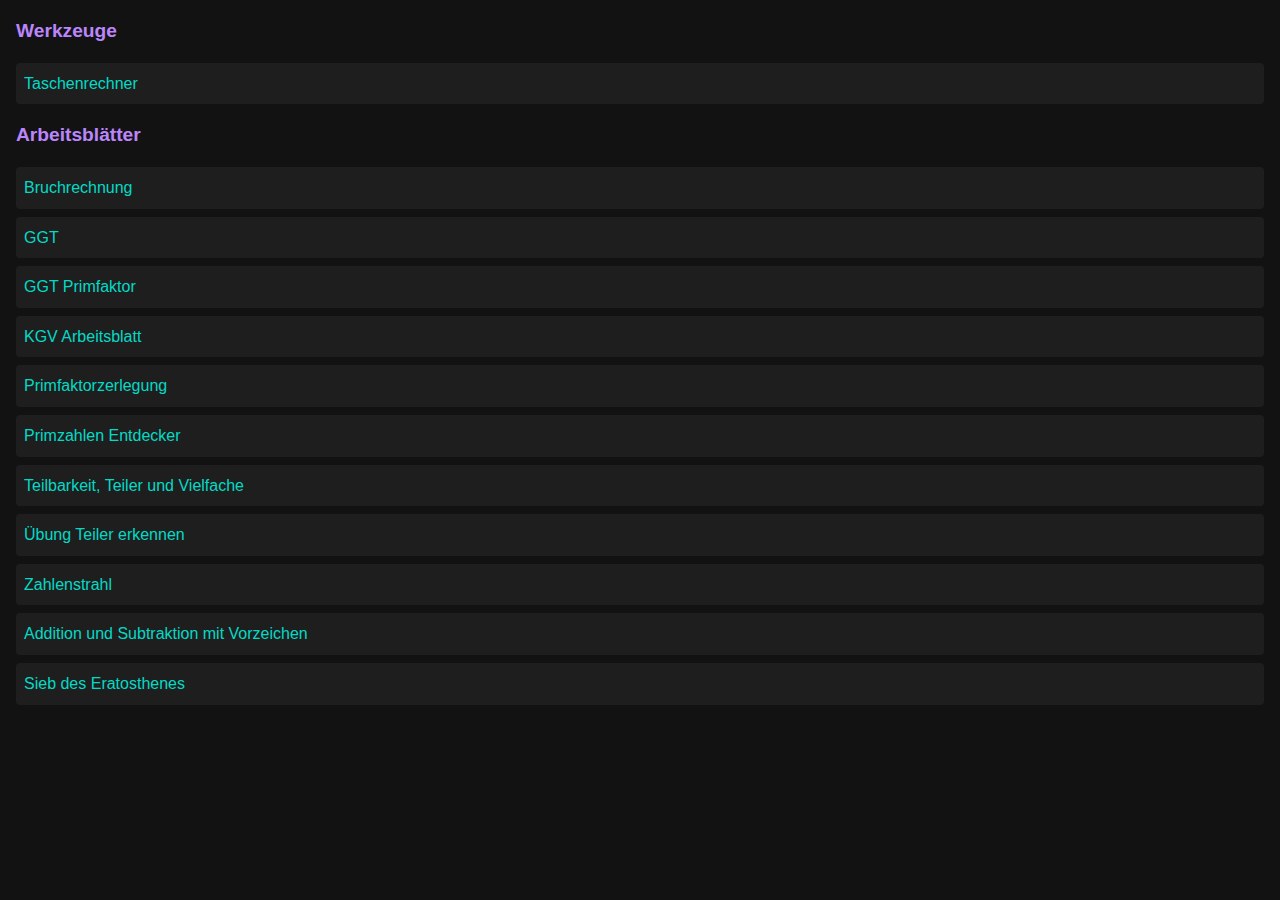
<file: index.html>
<!DOCTYPE html>
<html lang="de">
<head>
    <meta charset="UTF-8">
    <meta name="viewport" content="width=device-width, initial-scale=1.0">
    <title>Mathe Mittelschule</title>
    <link rel="stylesheet" href="styles.css">
    <link rel="manifest" href="manifest.json">
    <meta name="theme-color" content="#121212">
</head>
<body>
    <main id="content">
        <h2>Werkzeuge</h2>
        <ul>
            <li><a href="worksheets/taschenrechner.html">Taschenrechner</a></li>
        </ul>
        <h2>Arbeitsblätter</h2>
        <ul>
            <li><a href="worksheets/bruchrechnung.html">Bruchrechnung</a></li>
            <li><a href="worksheets/ggT.html">GGT</a></li>
            <li><a href="worksheets/ggTPrimfaktor.html">GGT Primfaktor</a></li>
            <li><a href="worksheets/kgv-worksheet-html.html">KGV Arbeitsblatt</a></li>
            <li><a href="worksheets/primfaktorzerlegung-vanilla-js-deutsch.html">Primfaktorzerlegung</a></li>
            <li><a href="worksheets/primzahlen-entdecker.html">Primzahlen Entdecker</a></li>
            <li><a href="worksheets/teilbarkeitTeilerVielfache.html">Teilbarkeit, Teiler und Vielfache</a></li>
            <li><a href="worksheets/teilernichtteiler.html">Übung Teiler erkennen</a></li>
            <li><a href="worksheets/zahlenstrahl.html">Zahlenstrahl</a></li>
            <li><a href="worksheets/additionvorzeichen.html">Addition und Subtraktion mit Vorzeichen</a></li>
            <li><a href="worksheets/siebdeseratosthenes.html">Sieb des Eratosthenes</a></li>
        </ul>
    </main>
    <script src="app.js"></script>
    <script>
        if ('serviceWorker' in navigator) {
            navigator.serviceWorker.register('/sw.js')
              .then((reg) => console.log('Service worker registered', reg))
              .catch((err) => console.log('Service worker not registered', err));
        }
    </script>
</body>
</html>
</file>
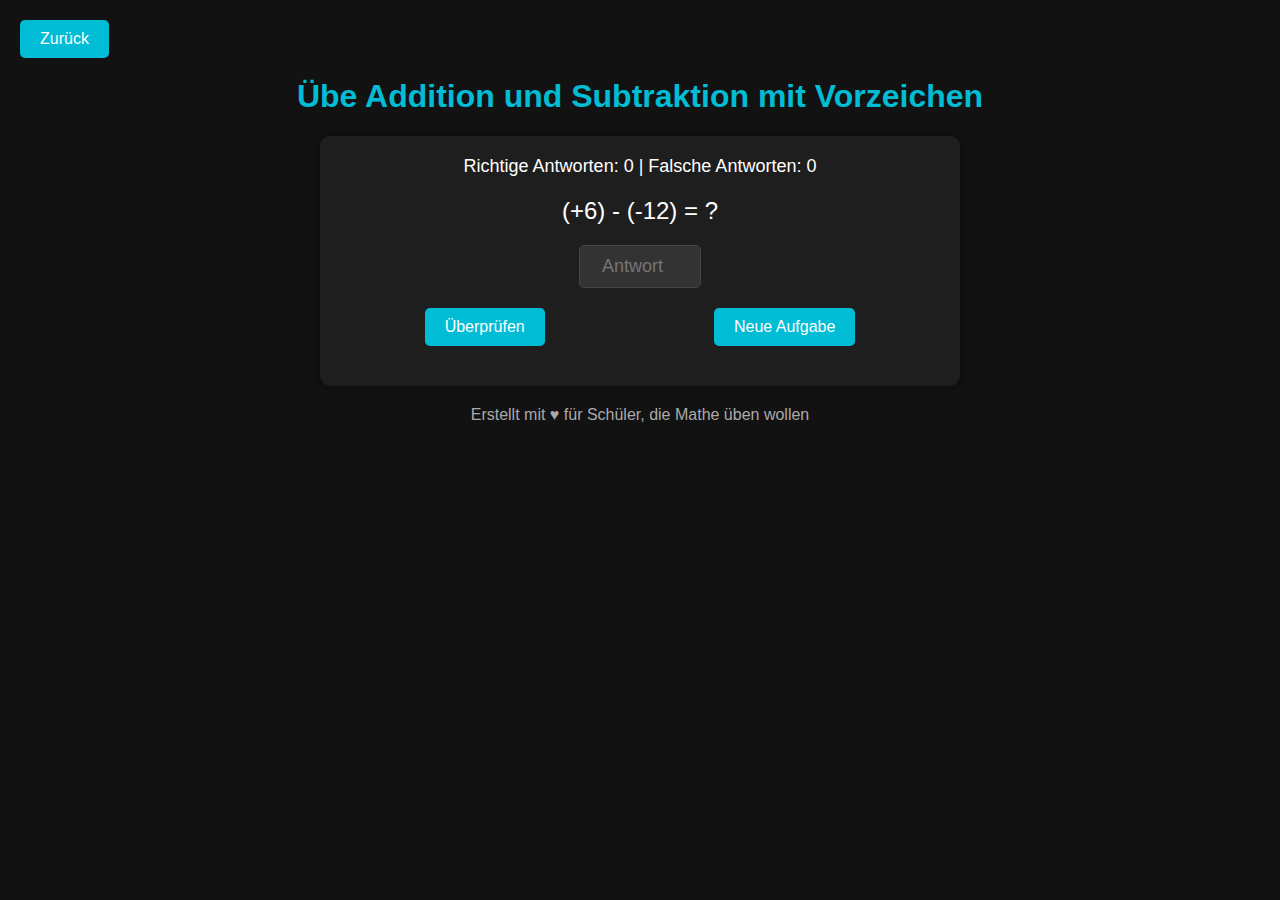
<file: worksheets/additionvorzeichen.html>
<!DOCTYPE html>
<html lang="de">
<head>
    <meta charset="UTF-8">
    <meta name="viewport" content="width=device-width, initial-scale=1.0">
    <title>Übe Addition und Subtraktion mit Vorzeichen</title>
    <style>
        /* Dark Mode Styling */
        body {
            font-family: Arial, sans-serif;
            background-color: #121212;
            color: #ffffff;
            margin: 0;
            padding: 20px;
        }

        /* Back Button Styling */
        .back-button {
            display: flex;
            justify-content: flex-start;
            margin-bottom: 20px;
        }

        .back-button button {
            padding: 10px 20px;
            background-color: #00bcd4;
            border: none;
            border-radius: 5px;
            color: white;
            font-size: 16px;
            cursor: pointer;
            transition: background-color 0.3s ease;
        }

        .back-button button:hover {
            background-color: #008c9e;
        }

        h1 {
            text-align: center;
            color: #00bcd4;
            margin-top: 0;
        }

        .container {
            max-width: 600px;
            margin: 0 auto;
            padding: 20px;
            background-color: #1e1e1e;
            border-radius: 10px;
            box-shadow: 0 0 10px rgba(0, 0, 0, 0.5);
        }

        .score {
            text-align: center;
            font-size: 18px;
            margin-bottom: 20px;
        }

        .exercise {
            font-size: 24px;
            margin-bottom: 20px;
            text-align: center;
        }

        .input-group {
            display: flex;
            justify-content: center;
            margin-bottom: 20px;
        }

        .input-group input {
            width: 100px;
            padding: 10px;
            background-color: #333;
            color: #fff;
            border: 1px solid #444;
            border-radius: 5px;
            text-align: center;
            font-size: 18px;
        }

        .buttons {
            display: flex;
            justify-content: space-around;
            margin-bottom: 20px;
        }

        .buttons button {
            padding: 10px 20px;
            background-color: #00bcd4;
            border: none;
            border-radius: 5px;
            color: white;
            font-size: 16px;
            cursor: pointer;
            transition: background-color 0.3s ease;
        }

        .buttons button:hover {
            background-color: #008c9e;
        }

        .result {
            font-size: 18px;
            text-align: center;
            margin-bottom: 20px;
        }

        .footer {
            text-align: center;
            margin-top: 20px;
            color: #aaaaaa;
        }

        /* Responsive Design */
        @media (max-width: 600px) {
            .input-group input {
                width: 80px;
                font-size: 16px;
            }

            .buttons button {
                padding: 8px 16px;
                font-size: 14px;
            }

            .exercise {
                font-size: 20px;
            }
        }
    </style>
</head>
<body>

    <!-- Back Button -->
    <div class="back-button">
        <button onclick="goBack()">Zurück</button>
    </div>

    <h1>Übe Addition und Subtraktion mit Vorzeichen</h1>
    
    <div class="container">
        <div class="score" id="score">Richtige Antworten: 0 | Falsche Antworten: 0</div>

        <div class="exercise" id="exercise">Lade Aufgabe...</div>
        
        <div class="input-group">
            <input type="number" id="userAnswer" placeholder="Antwort">
        </div>

        <div class="buttons">
            <button onclick="checkAnswer()">Überprüfen</button>
            <button onclick="generateExercise()">Neue Aufgabe</button>
        </div>

        <div class="result" id="result"></div>
    </div>

    <div class="footer">
        <p>Erstellt mit ♥ für Schüler, die Mathe üben wollen</p>
    </div>

    <script>
        let currentExercise = {};
        let correctCount = 0;
        let wrongCount = 0;

        // Funktion zum Generieren einer zufälligen Zahl zwischen min und max (inklusive)
        function getRandomNumber(min, max) {
            return Math.floor(Math.random() * (max - min + 1)) + min;
        }

        // Funktion zum Formatieren einer Zahl mit Vorzeichen und Klammern, wenn zwei Vorzeichen aufeinander treffen
        function formatNumber(number) {
            if (number >= 0) {
                return `(+${number})`;
            } else {
                return `(${number})`;
            }
        }

        // Funktion zum Generieren einer neuen Übung
        function generateExercise() {
            const operators = ['+', '-'];
            const operator = operators[getRandomNumber(0, operators.length - 1)];
            const zahl1 = getRandomNumber(-20, 20);
            const zahl2 = getRandomNumber(-20, 20);

            // Berechnung der Lösung
            let solution;
            if (operator === '+') {
                solution = zahl1 + zahl2;
            } else {
                solution = zahl1 - zahl2;
            }

            currentExercise = {
                zahl1: zahl1,
                operator: operator,
                zahl2: zahl2,
                solution: solution
            };

            // Formatierte Anzeige der Zahlen mit Klammern, wenn Vorzeichen aufeinander treffen
            const formattedZahl1 = formatNumber(zahl1);
            const formattedZahl2 = formatNumber(zahl2);

            document.getElementById('exercise').textContent = `${formattedZahl1} ${operator} ${formattedZahl2} = ?`;
            document.getElementById('userAnswer').value = '';
            document.getElementById('result').textContent = '';
        }

        // Funktion zum Überprüfen der Antwort des Benutzers
        function checkAnswer() {
            const userAnswer = parseFloat(document.getElementById('userAnswer').value);
            const resultDiv = document.getElementById('result');

            if (isNaN(userAnswer)) {
                resultDiv.textContent = 'Bitte gib eine gültige Zahl ein.';
                resultDiv.style.color = 'yellow';
                return;
            }

            if (userAnswer === currentExercise.solution) {
                resultDiv.textContent = 'Richtig!';
                resultDiv.style.color = 'lightgreen';
                correctCount++;
            } else {
                resultDiv.textContent = `Falsch! Die richtige Antwort ist ${currentExercise.solution}.`;
                resultDiv.style.color = 'red';
                wrongCount++;
            }

            document.getElementById('score').textContent = `Richtige Antworten: ${correctCount} | Falsche Antworten: ${wrongCount}`;
        }

        // Funktion für den Zurück-Button
        function goBack() {
            window.location.href = '../index.html';
        }

        // Initiale Übung generieren, wenn die Seite geladen wird
        window.onload = generateExercise;
    </script>

</body>
</html>
</file>
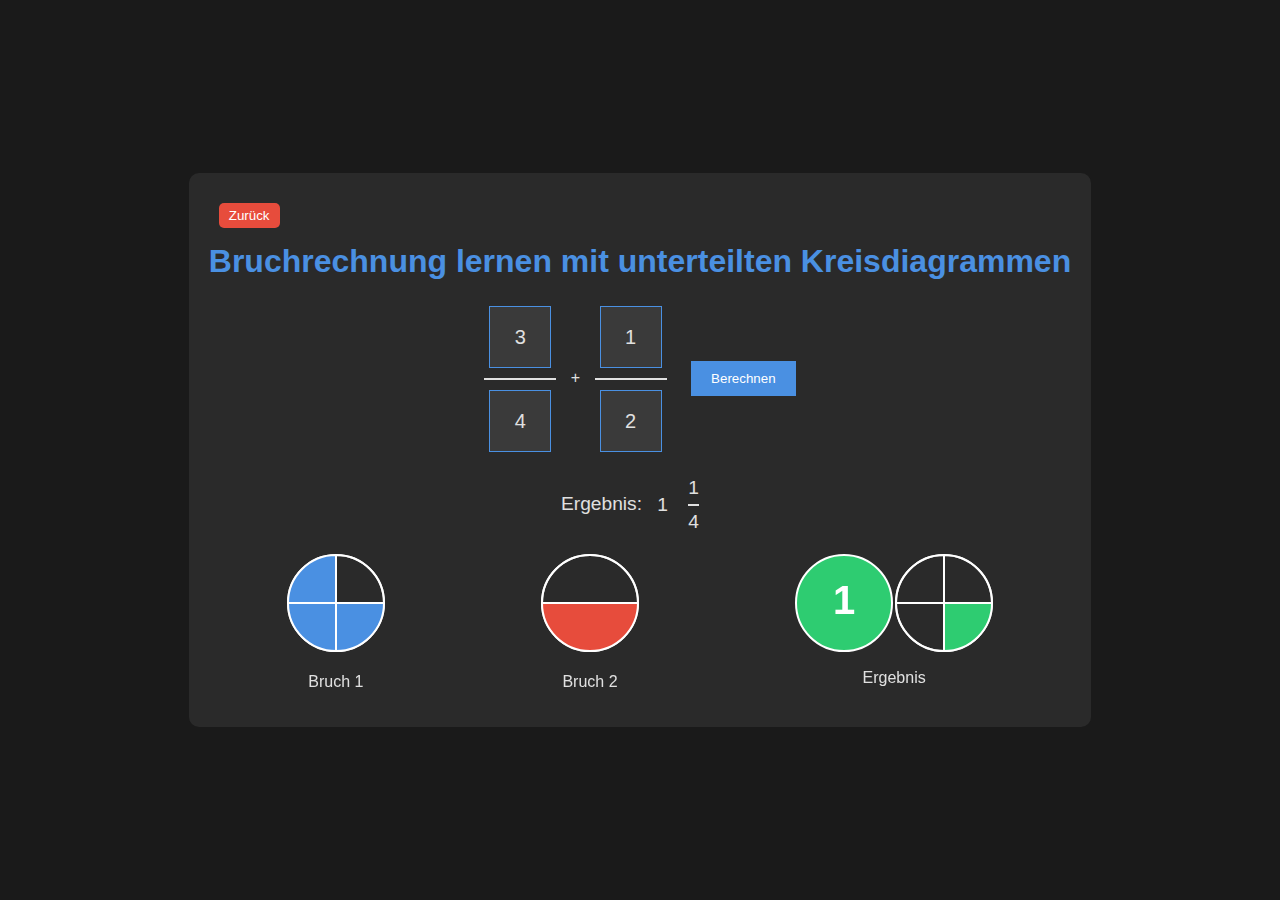
<file: worksheets/bruchrechnung.html>
<!DOCTYPE html>
<html lang="de">
<head>
    <meta charset="UTF-8">
    <meta name="viewport" content="width=device-width, initial-scale=1.0">
    <title>Bruchrechnung lernen mit unterteilten Kreisdiagrammen</title>
    <style>
        body {
            font-family: Arial, sans-serif;
            background-color: #1a1a1a;
            color: #e0e0e0;
            display: flex;
            justify-content: center;
            align-items: center;
            min-height: 100vh;
            margin: 0;
        }
        .container {
            background-color: #2a2a2a;
            padding: 20px;
            border-radius: 10px;
            text-align: center;
            position: relative;
        }
        h1 {
            color: #4a90e2;
            margin-top: 50px;
        }
        .fraction, .mixed-number {
            display: inline-block;
            text-align: center;
            vertical-align: middle;
            margin: 0 10px;
        }
        .numerator, .denominator {
            display: block;
        }
        .fraction-line {
            border-top: 2px solid #e0e0e0;
            display: block;
            margin: 5px 0;
        }
        .whole-number {
            display: inline-block;
            vertical-align: middle;
            margin-right: 5px;
        }
        input[type="number"] {
            width: 50px;
            height: 50px;
            background-color: #3a3a3a;
            color: #e0e0e0;
            border: 1px solid #4a90e2;
            padding: 5px;
            margin: 5px;
            font-size: 20px;
            text-align: center;
            -moz-appearance: textfield;
        }
        input[type="number"]::-webkit-inner-spin-button, 
        input[type="number"]::-webkit-outer-spin-button { 
            -webkit-appearance: none;
            margin: 0;
        }
        button {
            background-color: #4a90e2;
            color: #ffffff;
            border: none;
            padding: 10px 20px;
            margin: 10px;
            cursor: pointer;
        }
        #result {
            font-size: 1.2em;
            margin-top: 20px;
        }
        .circle-container {
            display: flex;
            justify-content: space-around;
            margin-top: 20px;
        }
        .circle {
            width: 100px;
            height: 100px;
            border-radius: 50%;
            display: inline-block;
        }
        .result-circles {
            display: flex;
            flex-direction: column;
            align-items: center;
        }
        .result-circles-row {
            display: flex;
            justify-content: center;
        }
        .back-button {
            position: absolute;
            top: 20px;
            left: 20px;
            background-color: #e74c3c;
            color: #ffffff;
            border: none;
            padding: 5px 10px;
            cursor: pointer;
            border-radius: 5px;
        }
    </style>
</head>
<body>
    <div class="container">
        <button class="back-button" onclick="goBack()">Zurück</button>
        <h1>Bruchrechnung lernen mit unterteilten Kreisdiagrammen</h1>
        <div>
            <div class="fraction">
                <input type="number" id="num1" min="1" max="10" value="3">
                <span class="fraction-line"></span>
                <input type="number" id="den1" min="1" max="10" value="4">
            </div>
            <span>+</span>
            <div class="fraction">
                <input type="number" id="num2" min="1" max="10" value="1">
                <span class="fraction-line"></span>
                <input type="number" id="den2" min="1" max="10" value="2">
            </div>
            <button onclick="calculateSum()">Berechnen</button>
        </div>
        <div id="result"></div>
        <div class="circle-container">
            <div>
                <div id="circle1" class="circle"></div>
                <p>Bruch 1</p>
            </div>
            <div>
                <div id="circle2" class="circle"></div>
                <p>Bruch 2</p>
            </div>
            <div class="result-circles">
                <div class="result-circles-row">
                    <div id="circleResult1" class="circle"></div>
                    <div id="circleResult2" class="circle"></div>
                </div>
                <p>Ergebnis</p>
            </div>
        </div>
    </div>

    <script>
        function calculateSum() {
            const num1 = parseInt(document.getElementById('num1').value);
            const den1 = parseInt(document.getElementById('den1').value);
            const num2 = parseInt(document.getElementById('num2').value);
            const den2 = parseInt(document.getElementById('den2').value);

            const lcm = findLCM(den1, den2);
            const resultNum = (num1 * (lcm / den1)) + (num2 * (lcm / den2));
            const resultDen = lcm;

            const gcd = findGCD(resultNum, resultDen);
            const simplifiedNum = resultNum / gcd;
            const simplifiedDen = resultDen / gcd;

            const resultElement = document.getElementById('result');
            let resultHTML = 'Ergebnis: ';

            if (simplifiedNum >= simplifiedDen) {
                const wholeNumber = Math.floor(simplifiedNum / simplifiedDen);
                const remainderNum = simplifiedNum % simplifiedDen;
                if (remainderNum === 0) {
                    resultHTML += `${wholeNumber}`;
                } else {
                    resultHTML += `
                        <div class="mixed-number">
                            <span class="whole-number">${wholeNumber}</span>
                            <div class="fraction">
                                <span class="numerator">${remainderNum}</span>
                                <span class="fraction-line"></span>
                                <span class="denominator">${simplifiedDen}</span>
                            </div>
                        </div>
                    `;
                }
            } else {
                resultHTML += `
                    <div class="fraction">
                        <span class="numerator">${simplifiedNum}</span>
                        <span class="fraction-line"></span>
                        <span class="denominator">${simplifiedDen}</span>
                    </div>
                `;
            }

            resultElement.innerHTML = resultHTML;

            drawCircle('circle1', num1, den1, '#4a90e2');
            drawCircle('circle2', num2, den2, '#e74c3c');
            drawResultCircles('circleResult1', 'circleResult2', simplifiedNum, simplifiedDen, '#2ecc71');
        }

        function findGCD(a, b) {
            return b === 0 ? a : findGCD(b, a % b);
        }

        function findLCM(a, b) {
            return (a * b) / findGCD(a, b);
        }

        function drawCircle(elementId, num, den, color) {
            const canvas = document.createElement('canvas');
            canvas.width = 100;
            canvas.height = 100;
            const ctx = canvas.getContext('2d');

            ctx.clearRect(0, 0, 100, 100);

            // Zeichne den ganzen Kreis
            ctx.beginPath();
            ctx.arc(50, 50, 48, 0, 2 * Math.PI);
            ctx.strokeStyle = '#e0e0e0';
            ctx.lineWidth = 2;
            ctx.stroke();

            // Zeichne den gefüllten Teil
            ctx.beginPath();
            ctx.moveTo(50, 50);
            ctx.arc(50, 50, 48, 0, (num / den) * 2 * Math.PI);
            ctx.lineTo(50, 50);
            ctx.fillStyle = color;
            ctx.fill();

            // Zeichne die weißen Unterteilungen
            for (let i = 0; i < den; i++) {
                ctx.beginPath();
                ctx.moveTo(50, 50);
                ctx.arc(50, 50, 48, (i / den) * 2 * Math.PI, ((i + 1) / den) * 2 * Math.PI);
                ctx.lineTo(50, 50);
                ctx.strokeStyle = '#ffffff';
                ctx.lineWidth = 2;
                ctx.stroke();
            }

            const element = document.getElementById(elementId);
            element.innerHTML = '';
            element.appendChild(canvas);
        }

        function drawResultCircles(elementId1, elementId2, num, den, baseColor) {
            const element1 = document.getElementById(elementId1);
            const element2 = document.getElementById(elementId2);

            if (num < den) {
                // Wenn das Ergebnis kleiner als 1 ist, zeige nur einen Kreis
                drawCircle(elementId1, num, den, baseColor);
                element2.style.display = 'none';
            } else {
                // Wenn das Ergebnis größer oder gleich 1 ist, zeige zwei Kreise
                const wholeNumber = Math.floor(num / den);
                const remainderNum = num % den;

                // Zeichne den ersten Kreis (ganze Zahlen)
                const canvas1 = document.createElement('canvas');
                canvas1.width = 100;
                canvas1.height = 100;
                const ctx1 = canvas1.getContext('2d');

                ctx1.clearRect(0, 0, 100, 100);
                ctx1.beginPath();
                ctx1.arc(50, 50, 48, 0, 2 * Math.PI);
                ctx1.fillStyle = baseColor;
                ctx1.fill();
                ctx1.strokeStyle = '#ffffff';
                ctx1.lineWidth = 2;
                ctx1.stroke();

                // Füge die Zahl in den Kreis ein
                ctx1.fillStyle = '#ffffff';
                ctx1.font = 'bold 40px Arial';
                ctx1.textAlign = 'center';
                ctx1.textBaseline = 'middle';
                ctx1.fillText(wholeNumber.toString(), 50, 50);

                element1.innerHTML = '';
                element1.appendChild(canvas1);

                // Zeichne den zweiten Kreis (Bruchteile)
                drawCircle(elementId2, remainderNum, den, baseColor);
                element2.style.display = 'inline-block';
            }
        }

        function goBack() {
            window.history.back();
        }

        // Initial zeichnen
        calculateSum();
    </script>
</body>
</html>
</file>
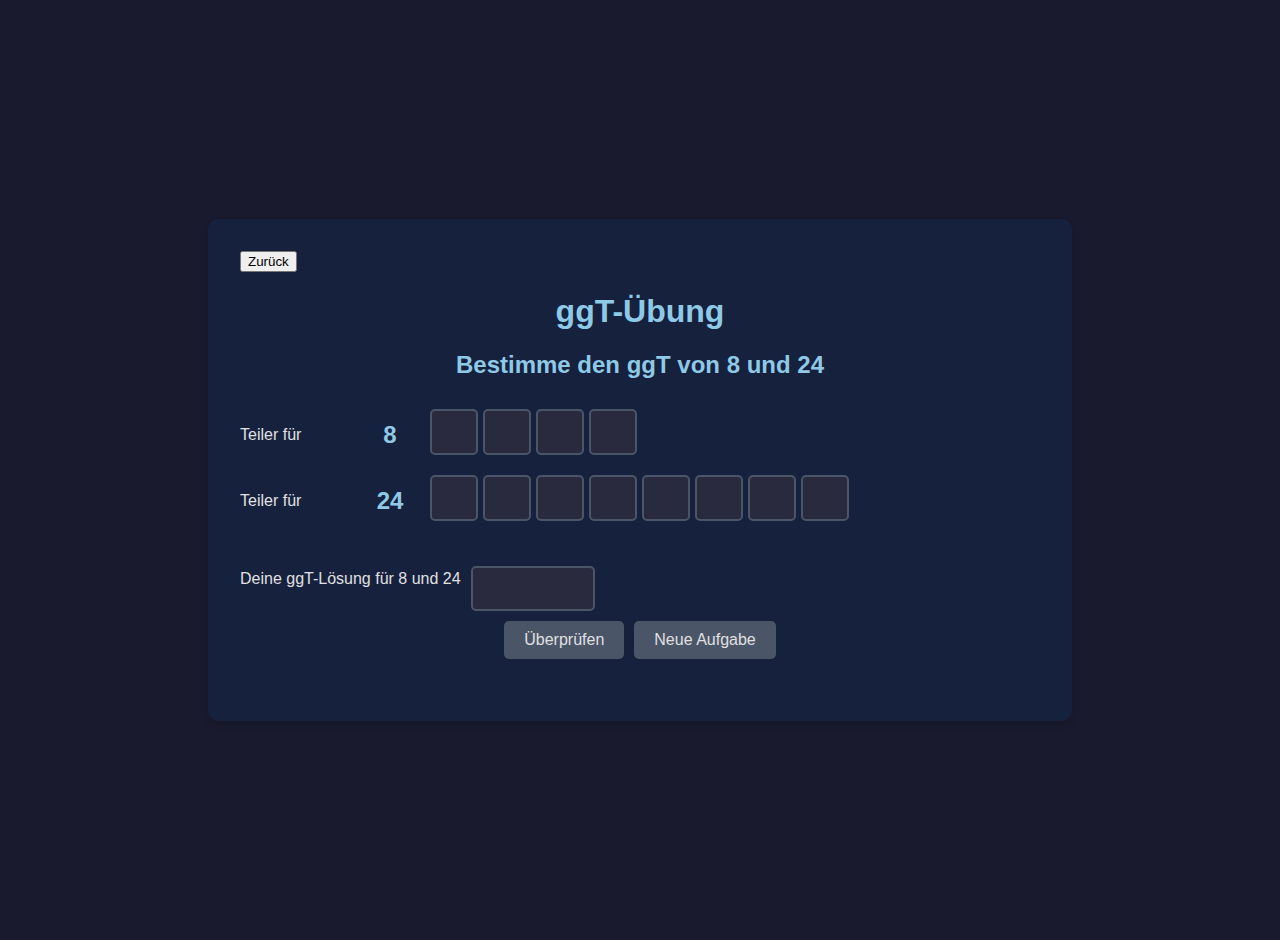
<file: worksheets/ggT.html>
<!DOCTYPE html>
<html lang="de">
<head>
    <meta charset="UTF-8">
    <meta name="viewport" content="width=device-width, initial-scale=1.0">
    <title>ggT-Übung</title>
    <style>
        body {
            font-family: Arial, sans-serif;
            display: flex;
            justify-content: center;
            align-items: center;
            min-height: 100vh;
            margin: 0;
            background-color: #1a1a2e;
            color: #e0e0e0;
            padding: 20px;
        }
        .container {
            text-align: left;
            background-color: #16213e;
            padding: 2rem;
            border-radius: 10px;
            box-shadow: 0 4px 6px rgba(0, 0, 0, 0.1);
            max-width: 800px;
            width: 100%;
        }
        .aufgabe {
            margin-bottom: 20px;
        }
        .grosse-aufgabe {
            font-size: 24px;
            font-weight: bold;
            text-align: center;
            margin-bottom: 30px;
            color: #8ecae6;
        }
        .teiler-reihe {
            display: flex;
            align-items: center;
            justify-content: flex-start;
            margin-bottom: 15px;
            flex-wrap: wrap;
        }
        .teiler-label {
            width: 120px;
            margin-right: 10px;
        }
        .zahl-box {
            font-size: 24px;
            font-weight: bold;
            color: #8ecae6;
            margin: 0 20px 0 0;
            width: 40px;
            text-align: center;
        }
        .teiler-input {
            width: 40px;
            height: 40px;
            text-align: center;
            font-size: 18px;
            margin: 0 5px 5px 0;
            background-color: #2a2a3e;
            color: #e0e0e0;
            border: 2px solid #4a5568;
            border-radius: 5px;
            -moz-appearance: textfield;
        }
        .teiler-input::-webkit-inner-spin-button, 
        .teiler-input::-webkit-outer-spin-button { 
            -webkit-appearance: none;
            margin: 0;
        }
        #ueberpruefen, #neueAufgabe {
            background-color: #4a5568;
            color: #e0e0e0;
            border: none;
            padding: 10px 20px;
            font-size: 16px;
            cursor: pointer;
            border-radius: 5px;
            transition: background-color 0.3s;
            margin: 10px 5px;
        }
        #ueberpruefen:hover, #neueAufgabe:hover {
            background-color: #5a6678;
        }
        h1 {
            color: #8ecae6;
            text-align: center;
        }
        #ggtEingabe {
            background-color: #2a2a3e;
            color: #e0e0e0;
            border: 2px solid #4a5568;
            padding: 10px;
            font-size: 18px;
            border-radius: 5px;
            width: 100px;
            text-align: center;
            margin-top: 20px;
            -moz-appearance: textfield;
        }
        #ggtEingabe::-webkit-inner-spin-button, 
        #ggtEingabe::-webkit-outer-spin-button { 
            -webkit-appearance: none;
            margin: 0;
        }
        #ergebnis {
            margin-top: 20px;
        }
        .button-container {
            display: flex;
            justify-content: center;
        }
        .ggt-eingabe-container {
            display: flex;
            align-items: center;
            justify-content: flex-start;
        }
        .ggt-eingabe-container label {
            margin-right: 10px;
        }
    </style>
</head>
<body>
    <div class="container">
        <button class="back-button" onclick="goBack()">Zurück</button>
        <h1>ggT-Übung</h1>
        <div class="grosse-aufgabe">
            Bestimme den ggT von <span id="zahl1">5</span> und <span id="zahl2">19</span>
        </div>
        <div class="aufgabe">
            <div id="teilerReihe1" class="teiler-reihe">
                <span class="teiler-label">Teiler für</span>
                <div id="zahl1Box" class="zahl-box">5</div>
            </div>
            <div id="teilerReihe2" class="teiler-reihe">
                <span class="teiler-label">Teiler für</span>
                <div id="zahl2Box" class="zahl-box">19</div>
            </div>
        </div>
        <div class="ggt-eingabe-container">
            <label for="ggtEingabe">Deine ggT-Lösung für <span id="zahl1Label">5</span> und <span id="zahl2Label">19</span></label>
            <input type="text" id="ggtEingabe">
        </div>
        <div class="button-container">
            <button id="ueberpruefen">Überprüfen</button>
            <button id="neueAufgabe">Neue Aufgabe</button>
        </div>
        <p id="ergebnis"></p>
    </div>

    <script>
        const zahl1 = document.getElementById('zahl1');
        const zahl2 = document.getElementById('zahl2');
        const zahl1Box = document.getElementById('zahl1Box');
        const zahl2Box = document.getElementById('zahl2Box');
        const zahl1Label = document.getElementById('zahl1Label');
        const zahl2Label = document.getElementById('zahl2Label');
        const teilerReihe1 = document.getElementById('teilerReihe1');
        const teilerReihe2 = document.getElementById('teilerReihe2');
        const ggtEingabe = document.getElementById('ggtEingabe');
        const ueberpruefen = document.getElementById('ueberpruefen');
        const neueAufgabe = document.getElementById('neueAufgabe');
        const ergebnis = document.getElementById('ergebnis');

        function generiereTeilerInputs(zahl, reihe) {
            const teiler = findeTeiler(zahl);
            reihe.innerHTML = `<span class="teiler-label">Teiler für</span><div class="zahl-box">${zahl}</div>`;
            teiler.forEach(() => {
                const input = document.createElement('input');
                input.type = 'text';
                input.className = 'teiler-input';
                input.dataset.zahl = zahl;
                reihe.appendChild(input);
            });
        }

        function findeTeiler(zahl) {
            return Array.from({length: zahl}, (_, i) => i + 1).filter(i => zahl % i === 0);
        }

        function generiereAufgabe() {
            const num1 = Math.floor(Math.random() * 48) + 2; // 2 bis 49
            const num2 = Math.floor(Math.random() * 48) + 2; // 2 bis 49
            zahl1.textContent = num1;
            zahl2.textContent = num2;
            zahl1Label.textContent = num1;
            zahl2Label.textContent = num2;
            
            generiereTeilerInputs(num1, teilerReihe1);
            generiereTeilerInputs(num2, teilerReihe2);
            
            ggtEingabe.value = '';
            ergebnis.textContent = '';
        }

        function sindTeilerKorrekt(zahl, eingegebeneTeiler) {
            const korrekteTeiler = findeTeiler(zahl);
            return eingegebeneTeiler.length === korrekteTeiler.length &&
                   eingegebeneTeiler.every(teiler => korrekteTeiler.includes(teiler));
        }

        function berechneGGT(a, b) {
            while (b !== 0) {
                const temp = b;
                b = a % b;
                a = temp;
            }
            return a;
        }

        function ueberpruefeEingaben() {
            const num1 = parseInt(zahl1.textContent);
            const num2 = parseInt(zahl2.textContent);
            const teiler1 = Array.from(teilerReihe1.querySelectorAll('.teiler-input'))
                                 .map(input => parseInt(input.value))
                                 .filter(value => !isNaN(value));
            const teiler2 = Array.from(teilerReihe2.querySelectorAll('.teiler-input'))
                                 .map(input => parseInt(input.value))
                                 .filter(value => !isNaN(value));
            const eingabe = parseInt(ggtEingabe.value);

            const teiler1Korrekt = sindTeilerKorrekt(num1, teiler1);
            const teiler2Korrekt = sindTeilerKorrekt(num2, teiler2);
            const ggtKorrekt = eingabe === berechneGGT(num1, num2);

            let nachricht = "";
            if (teiler1Korrekt && teiler2Korrekt && ggtKorrekt) {
                nachricht = "Alle Eingaben sind korrekt! Gut gemacht!";
                ergebnis.style.color = "#4CAF50";
            } else {
                nachricht = "Es gibt noch Fehler:\n";
                if (!teiler1Korrekt) nachricht += `- Die Teiler für ${num1} sind nicht korrekt.\n`;
                if (!teiler2Korrekt) nachricht += `- Die Teiler für ${num2} sind nicht korrekt.\n`;
                if (!ggtKorrekt) nachricht += "- Der ggT ist nicht korrekt.\n";
                ergebnis.style.color = "#FF5252";
            }
            ergebnis.textContent = nachricht;
        }

        ueberpruefen.addEventListener('click', ueberpruefeEingaben);
        neueAufgabe.addEventListener('click', generiereAufgabe);
        
        function goBack() {
            window.history.back();
        }

        // Initiale Aufgabe generieren
        generiereAufgabe();
    </script>
</body>
</html>
</file>
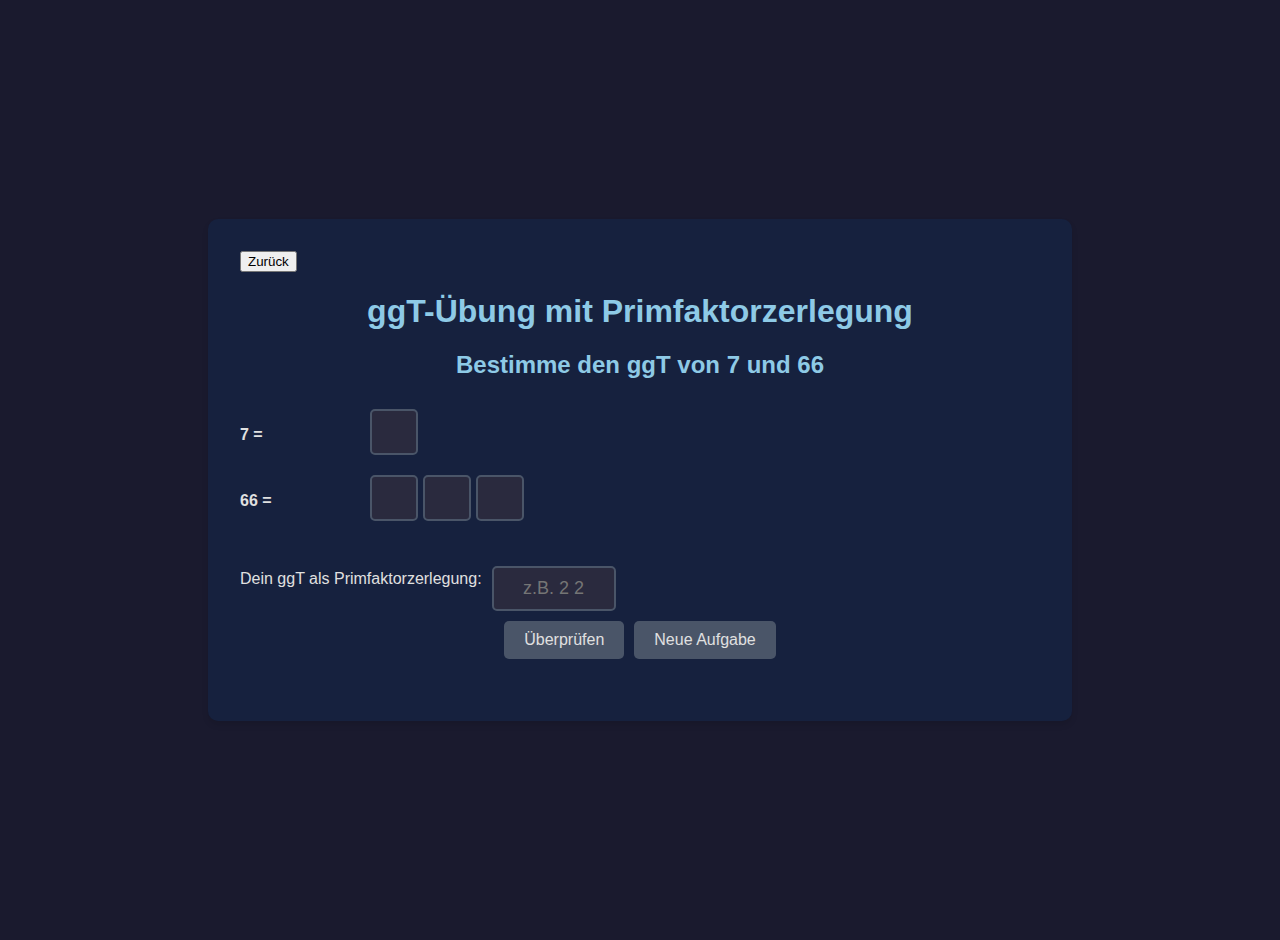
<file: worksheets/ggTPrimfaktor.html>
<!DOCTYPE html>
<html lang="de">
<head>
    <meta charset="UTF-8">
    <meta name="viewport" content="width=device-width, initial-scale=1.0">
    <title>ggT-Übung mit Primfaktorzerlegung</title>
    <style>
        body {
            font-family: Arial, sans-serif;
            display: flex;
            justify-content: center;
            align-items: center;
            min-height: 100vh;
            margin: 0;
            background-color: #1a1a2e;
            color: #e0e0e0;
            padding: 20px;
        }
        .container {
            text-align: left;
            background-color: #16213e;
            padding: 2rem;
            border-radius: 10px;
            box-shadow: 0 4px 6px rgba(0, 0, 0, 0.1);
            max-width: 800px;
            width: 100%;
        }
        .aufgabe {
            margin-bottom: 20px;
        }
        .grosse-aufgabe {
            font-size: 24px;
            font-weight: bold;
            text-align: center;
            margin-bottom: 30px;
            color: #8ecae6;
        }
        .primfaktor-reihe {
            display: flex;
            align-items: center;
            justify-content: flex-start;
            margin-bottom: 15px;
            flex-wrap: wrap;
        }
        .zahl-label {
            width: 120px;
            margin-right: 10px;
            font-weight: bold;
        }
        .primfaktor-input {
            width: 40px;
            height: 40px;
            text-align: center;
            font-size: 18px;
            margin: 0 5px 5px 0;
            background-color: #2a2a3e;
            color: #e0e0e0;
            border: 2px solid #4a5568;
            border-radius: 5px;
        }
        #ueberpruefen, #neueAufgabe {
            background-color: #4a5568;
            color: #e0e0e0;
            border: none;
            padding: 10px 20px;
            font-size: 16px;
            cursor: pointer;
            border-radius: 5px;
            transition: background-color 0.3s;
            margin: 10px 5px;
        }
        #ueberpruefen:hover, #neueAufgabe:hover {
            background-color: #5a6678;
        }
        h1 {
            color: #8ecae6;
            text-align: center;
        }
        #ggtEingabe {
            background-color: #2a2a3e;
            color: #e0e0e0;
            border: 2px solid #4a5568;
            padding: 10px;
            font-size: 18px;
            border-radius: 5px;
            width: 100px;
            text-align: center;
            margin-top: 20px;
        }
        #ergebnis {
            margin-top: 20px;
        }
        .button-container {
            display: flex;
            justify-content: center;
        }
        .ggt-eingabe-container {
            display: flex;
            align-items: center;
            justify-content: flex-start;
            margin-top: 20px;
        }
        .ggt-eingabe-container label {
            margin-right: 10px;
        }
    </style>
</head>
<body>
    <div class="container">
        <button class="back-button" onclick="goBack()">Zurück</button>
        <h1>ggT-Übung mit Primfaktorzerlegung</h1>
        <div class="grosse-aufgabe">
            Bestimme den ggT von <span id="zahl1">28</span> und <span id="zahl2">60</span>
        </div>
        <div class="aufgabe">
            <div id="primfaktorReihe1" class="primfaktor-reihe">
                <span class="zahl-label"><span id="zahl1Label">28</span> =</span>
            </div>
            <div id="primfaktorReihe2" class="primfaktor-reihe">
                <span class="zahl-label"><span id="zahl2Label">60</span> =</span>
            </div>
        </div>
        <div class="ggt-eingabe-container">
            <label for="ggtEingabe">Dein ggT als Primfaktorzerlegung:</label>
            <input type="text" id="ggtEingabe" placeholder="z.B. 2 2">
        </div>
        <div class="button-container">
            <button id="ueberpruefen">Überprüfen</button>
            <button id="neueAufgabe">Neue Aufgabe</button>
        </div>
        <p id="ergebnis"></p>
    </div>

    <script>
        const zahl1 = document.getElementById('zahl1');
        const zahl2 = document.getElementById('zahl2');
        const zahl1Label = document.getElementById('zahl1Label');
        const zahl2Label = document.getElementById('zahl2Label');
        const primfaktorReihe1 = document.getElementById('primfaktorReihe1');
        const primfaktorReihe2 = document.getElementById('primfaktorReihe2');
        const ggtEingabe = document.getElementById('ggtEingabe');
        const ueberpruefen = document.getElementById('ueberpruefen');
        const neueAufgabe = document.getElementById('neueAufgabe');
        const ergebnis = document.getElementById('ergebnis');

        function primfaktorzerlegung(n) {
            let faktoren = [];
            let teiler = 2;
            while (n > 1) {
                if (n % teiler === 0) {
                    faktoren.push(teiler);
                    n /= teiler;
                } else {
                    teiler++;
                }
            }
            return faktoren;
        }

        function generiereEingabefelder(zahl, reihe) {
            const faktoren = primfaktorzerlegung(zahl);
            reihe.innerHTML = `<span class="zahl-label">${zahl} =</span>`;
            faktoren.forEach(() => {
                const input = document.createElement('input');
                input.type = 'text';
                input.className = 'primfaktor-input';
                input.dataset.zahl = zahl;
                reihe.appendChild(input);
            });
        }

        function generiereAufgabe() {
            const num1 = Math.floor(Math.random() * 98) + 2; // 2 bis 99
            const num2 = Math.floor(Math.random() * 98) + 2; // 2 bis 99
            zahl1.textContent = num1;
            zahl2.textContent = num2;
            zahl1Label.textContent = num1;
            zahl2Label.textContent = num2;
            
            generiereEingabefelder(num1, primfaktorReihe1);
            generiereEingabefelder(num2, primfaktorReihe2);
            
            ggtEingabe.value = '';
            ergebnis.textContent = '';
        }

        function sindPrimfaktorenKorrekt(zahl, eingegebeneFaktoren) {
            const korrekteFaktoren = primfaktorzerlegung(zahl);
            return eingegebeneFaktoren.length === korrekteFaktoren.length &&
                   eingegebeneFaktoren.every((faktor, index) => faktor === korrekteFaktoren[index]);
        }

        function berechneGGT(a, b) {
            const faktorenA = primfaktorzerlegung(a);
            const faktorenB = primfaktorzerlegung(b);
            let ggtFaktoren = [];
            let i = 0, j = 0;

            while (i < faktorenA.length && j < faktorenB.length) {
                if (faktorenA[i] === faktorenB[j]) {
                    ggtFaktoren.push(faktorenA[i]);
                    i++;
                    j++;
                } else if (faktorenA[i] < faktorenB[j]) {
                    i++;
                } else {
                    j++;
                }
            }

            return ggtFaktoren;
        }

        function ueberpruefeEingaben() {
            const num1 = parseInt(zahl1.textContent);
            const num2 = parseInt(zahl2.textContent);
            const faktoren1 = Array.from(primfaktorReihe1.querySelectorAll('.primfaktor-input'))
                                   .map(input => parseInt(input.value))
                                   .filter(value => !isNaN(value));
            const faktoren2 = Array.from(primfaktorReihe2.querySelectorAll('.primfaktor-input'))
                                   .map(input => parseInt(input.value))
                                   .filter(value => !isNaN(value));
            const eingabeGGT = ggtEingabe.value.split(' ').map(Number).filter(value => !isNaN(value));

            const faktoren1Korrekt = sindPrimfaktorenKorrekt(num1, faktoren1);
            const faktoren2Korrekt = sindPrimfaktorenKorrekt(num2, faktoren2);
            const korrekterGGT = berechneGGT(num1, num2);
            const ggtKorrekt = JSON.stringify(eingabeGGT) === JSON.stringify(korrekterGGT);

            let nachricht = "";
            if (faktoren1Korrekt && faktoren2Korrekt && ggtKorrekt) {
                nachricht = "Alle Eingaben sind korrekt! Gut gemacht!";
                ergebnis.style.color = "#4CAF50";
            } else {
                nachricht = "Es gibt noch Fehler:\n";
                if (!faktoren1Korrekt) nachricht += `- Die Primfaktoren für ${num1} sind nicht korrekt.\n`;
                if (!faktoren2Korrekt) nachricht += `- Die Primfaktoren für ${num2} sind nicht korrekt.\n`;
                if (!ggtKorrekt) nachricht += `- Der ggT ist nicht korrekt. Korrekt wäre: ${korrekterGGT.join(' ')}\n`;
                ergebnis.style.color = "#FF5252";
            }
            ergebnis.textContent = nachricht;
        }

        ueberpruefen.addEventListener('click', ueberpruefeEingaben);
        neueAufgabe.addEventListener('click', generiereAufgabe);

        function goBack() {
            window.history.back();
        }

        // Initiale Aufgabe generieren
        generiereAufgabe();
    </script>
</body>
</html>
</file>
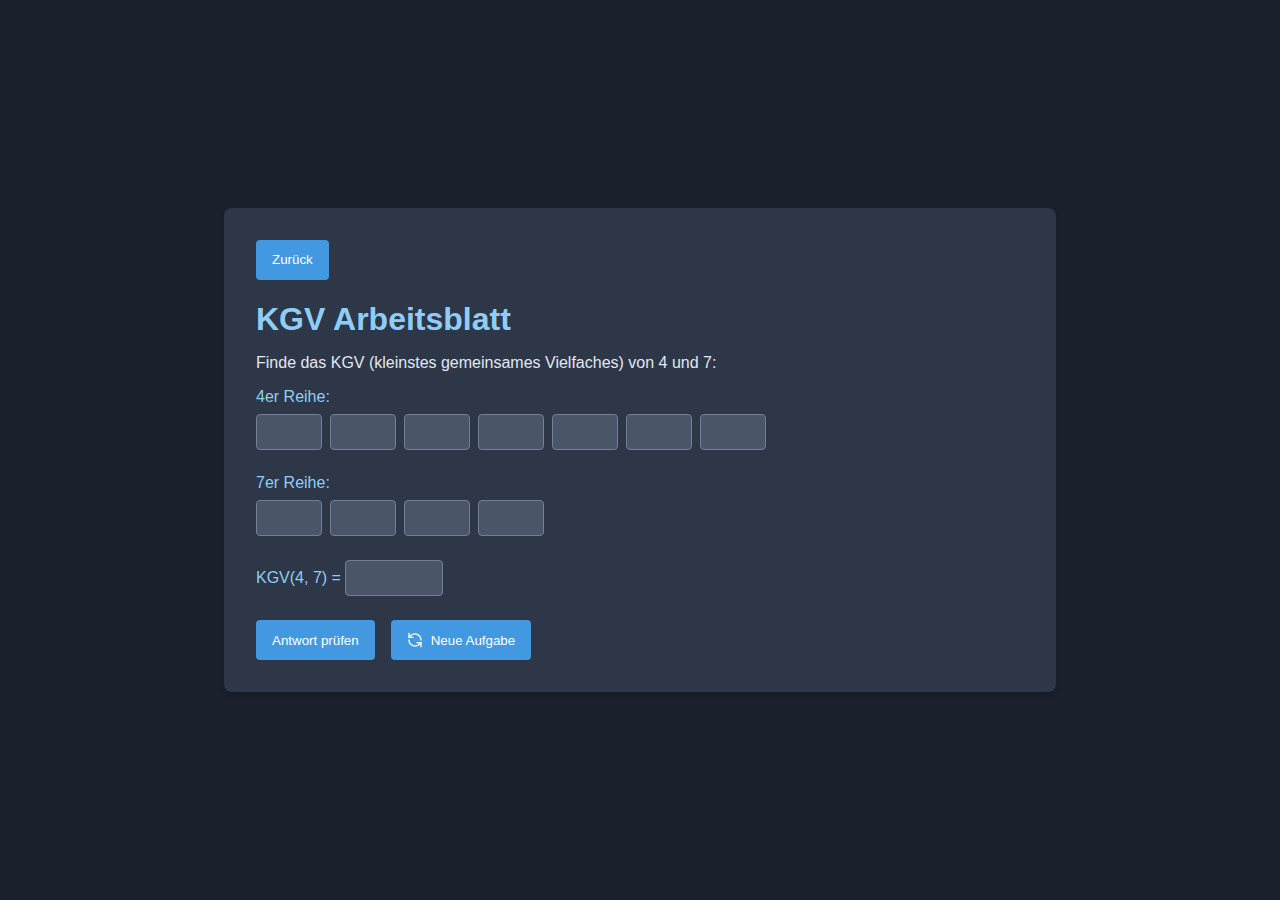
<file: worksheets/kgv-worksheet-html.html>
<!DOCTYPE html>
<html lang="de">
<head>
    <meta charset="UTF-8">
    <meta name="viewport" content="width=device-width, initial-scale=1.0">
    <title>KGV Arbeitsblatt</title>
    <style>
        body {
            font-family: Arial, sans-serif;
            background-color: #1a202c;
            color: #e2e8f0;
            display: flex;
            justify-content: center;
            align-items: center;
            height: 100vh;
            margin: 0;
        }
        .container {
            background-color: #2d3748;
            padding: 2rem;
            border-radius: 0.5rem;
            box-shadow: 0 4px 6px rgba(0, 0, 0, 0.1);
            max-width: 48rem;
            width: 100%;
        }
        h1 {
            color: #90cdf4;
            margin-bottom: 1rem;
        }
        label {
            display: inline-block;
            margin-bottom: 0.5rem;
            color: #90cdf4;
        }
        input {
            background-color: #4a5568;
            color: #e2e8f0;
            border: 1px solid #718096;
            border-radius: 0.25rem;
            padding: 0.5rem;
            margin-bottom: 0.5rem;
            width: 3rem;
            text-align: center;
            font-size: 1rem;
        }
        input:focus {
            outline: none;
            border-color: #4299e1;
        }
        .row {
            display: flex;
            flex-wrap: wrap;
            gap: 0.5rem;
            margin-bottom: 1rem;
        }
        .kgv-container {
            margin-top: 1rem;
            margin-bottom: 1rem;
        }
        .button-container {
            display: flex;
            justify-content: flex-start;
            align-items: center;
            margin-top: 1rem;
        }
        button {
            background-color: #4299e1;
            color: #fff;
            border: none;
            border-radius: 0.25rem;
            padding: 0.5rem 1rem;
            cursor: pointer;
            margin-right: 1rem;
            display: inline-flex;
            align-items: center;
            height: 2.5rem;
        }
        button:hover {
            background-color: #3182ce;
        }
        .alert {
            margin-top: 1rem;
            padding: 1rem;
            border-radius: 0.25rem;
            display: flex;
            align-items: center;
        }
        .alert-success {
            background-color: #2f855a;
        }
        .alert-error {
            background-color: #9b2c2c;
        }
        .alert-icon {
            margin-right: 0.5rem;
        }
        #kgvAntwort {
            width: 5rem;
        }
    </style>
</head>
<body>
    <div class="container">
        <button class="back-button" onclick="goBack()">Zurück</button>
        <h1>KGV Arbeitsblatt</h1>
        <p id="aufgabe"></p>
        <div>
            <label id="reihe1Label"></label>
            <div id="reihe1Inputs" class="row"></div>
        </div>
        <div>
            <label id="reihe2Label"></label>
            <div id="reihe2Inputs" class="row"></div>
        </div>
        <div class="kgv-container">
            <label id="kgvLabel"></label>
            <input type="text" id="kgvAntwort">
        </div>
        <div class="button-container">
            <button onclick="antwortPruefen()">Antwort prüfen</button>
            <button onclick="generiereNeueAufgabe()">
                <svg xmlns="http://www.w3.org/2000/svg" width="16" height="16" viewBox="0 0 24 24" fill="none" stroke="currentColor" stroke-width="2" stroke-linecap="round" stroke-linejoin="round" style="margin-right: 0.5rem;">
                    <path d="M3 2v6h6"></path>
                    <path d="M21 12A9 9 0 0 0 6 5.3L3 8"></path>
                    <path d="M21 22v-6h-6"></path>
                    <path d="M3 12a9 9 0 0 0 15 6.7l3-2.7"></path>
                </svg>
                Neue Aufgabe
            </button>
        </div>
        <div id="feedback" class="alert" style="display: none;"></div>
    </div>

    <script>
        let zahl1, zahl2, korrekterKGV, korrekteReihe1, korrekteReihe2;

        function berechneKGV(a, b) {
            const ggT = (x, y) => y === 0 ? x : ggT(y, x % y);
            return (a * b) / ggT(a, b);
        }

        function generiereReihe(zahl, kgv) {
            let reihe = [];
            for (let i = zahl; i <= kgv; i += zahl) {
                reihe.push(i);
            }
            return reihe;
        }

        function generiereNeueAufgabe() {
            zahl1 = Math.floor(Math.random() * 10) + 2;
            zahl2 = Math.floor(Math.random() * 10) + 2;
            korrekterKGV = berechneKGV(zahl1, zahl2);
            korrekteReihe1 = generiereReihe(zahl1, korrekterKGV);
            korrekteReihe2 = generiereReihe(zahl2, korrekterKGV);

            document.getElementById('aufgabe').textContent = `Finde das KGV (kleinstes gemeinsames Vielfaches) von ${zahl1} und ${zahl2}:`;
            document.getElementById('kgvLabel').textContent = `KGV(${zahl1}, ${zahl2}) =`;
            document.getElementById('kgvAntwort').value = '';
            document.getElementById('reihe1Label').textContent = `${zahl1}er Reihe:`;
            document.getElementById('reihe2Label').textContent = `${zahl2}er Reihe:`;

            const reihe1Inputs = document.getElementById('reihe1Inputs');
            const reihe2Inputs = document.getElementById('reihe2Inputs');
            reihe1Inputs.innerHTML = '';
            reihe2Inputs.innerHTML = '';

            for (let i = 0; i < korrekteReihe1.length; i++) {
                const input = document.createElement('input');
                input.type = 'text';
                reihe1Inputs.appendChild(input);
            }

            for (let i = 0; i < korrekteReihe2.length; i++) {
                const input = document.createElement('input');
                input.type = 'text';
                reihe2Inputs.appendChild(input);
            }

            document.getElementById('feedback').style.display = 'none';
        }

        function antwortPruefen() {
            const kgvAntwort = parseInt(document.getElementById('kgvAntwort').value);
            const reihe1Inputs = document.getElementById('reihe1Inputs').getElementsByTagName('input');
            const reihe2Inputs = document.getElementById('reihe2Inputs').getElementsByTagName('input');

            const reihe1Korrekt = Array.from(reihe1Inputs).every((input, idx) => parseInt(input.value) === korrekteReihe1[idx]);
            const reihe2Korrekt = Array.from(reihe2Inputs).every((input, idx) => parseInt(input.value) === korrekteReihe2[idx]);

            const istKorrekt = kgvAntwort === korrekterKGV && reihe1Korrekt && reihe2Korrekt;

            const feedback = document.getElementById('feedback');
            feedback.className = istKorrekt ? 'alert alert-success' : 'alert alert-error';
            feedback.innerHTML = istKorrekt
                ? '<span class="alert-icon">✓</span> Richtig! Sehr gut gemacht!'
                : '<span class="alert-icon">✗</span> Nicht ganz richtig. Versuche es noch einmal!';
            feedback.style.display = 'flex';
        }

        function goBack() {
            window.history.back();
        }

        generiereNeueAufgabe();
    </script>
</body>
</html>
</file>
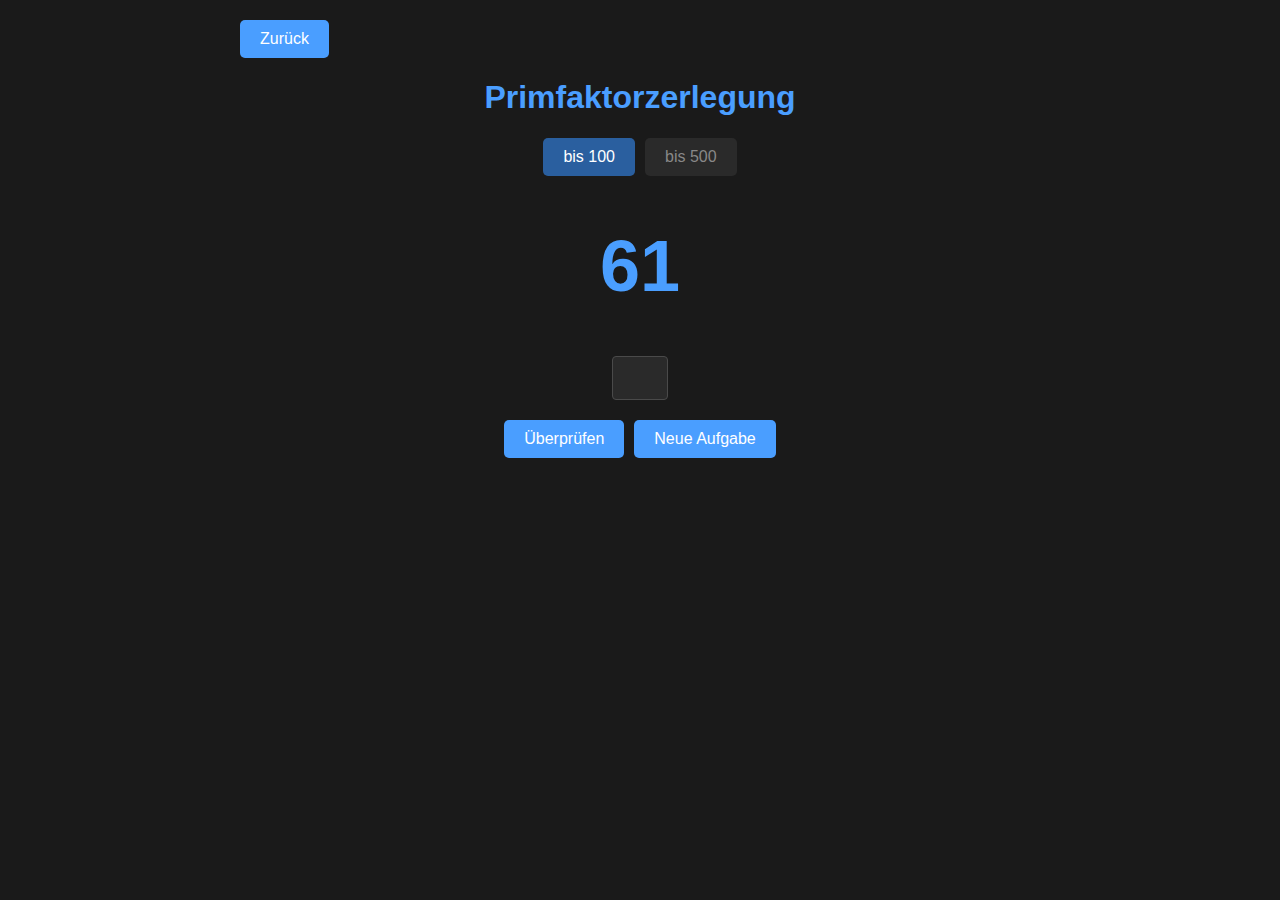
<file: worksheets/primfaktorzerlegung-vanilla-js-deutsch.html>
<!DOCTYPE html>
<html lang="de">
<head>
    <meta charset="UTF-8">
    <meta name="viewport" content="width=device-width, initial-scale=1.0">
    <title>Primfaktorzerlegung Übungsblatt</title>
    <style>
        body {
            font-family: Arial, sans-serif;
            max-width: 800px;
            margin: 0 auto;
            padding: 20px;
            background-color: #1a1a1a;
            color: #e0e0e0;
        }
        h1 {
            text-align: center;
            color: #4a9eff;
        }
        .problem-container {
            display: flex;
            justify-content: center;
            align-items: center;
            margin: 40px 0;
            height: 100px;
        }
        #currentNumber {
            font-size: 72px;
            font-weight: bold;
            color: #4a9eff;
        }
        .inputs-container, .reorder-container {
            display: flex;
            gap: 5px;
            margin-bottom: 20px;
            justify-content: center;
            align-items: center;
            flex-wrap: wrap;
        }
        input {
            height: 40px;
            text-align: center;
            font-size: 18px;
            background-color: #2a2a2a;
            color: #e0e0e0;
            border: 1px solid #4a4a4a;
            border-radius: 4px;
        }
        input[data-width="1"] { width: 40px; }
        input[data-width="2"] { width: 50px; }
        input[data-width="3"] { width: 60px; }
        .multiply-dot, .equals-sign {
            font-size: 24px;
            color: #4a9eff;
            margin: 0 5px;
        }
        .button-container {
            display: flex;
            justify-content: center;
            gap: 10px;
            margin-bottom: 20px;
        }
        button {
            padding: 10px 20px;
            font-size: 16px;
            cursor: pointer;
            background-color: #4a9eff;
            color: #ffffff;
            border: none;
            border-radius: 5px;
        }
        button:hover {
            background-color: #3a7fcf;
        }
        button.active {
            background-color: #2a5f9f;
        }
        button.inactive {
            background-color: #2a2a2a;
            color: #888888;
        }
        #result {
            padding: 10px;
            border-radius: 5px;
            text-align: center;
        }
    </style>
</head>
<body>
    <button class="back-button" onclick="goBack()">Zurück</button>
    <h1>Primfaktorzerlegung</h1>
    <div class="button-container">
        <button id="button100" class="active">bis 100</button>
        <button id="button500" class="inactive">bis 500</button>
    </div>
    <div class="problem-container">
        <span id="currentNumber"></span>
    </div>
    <div id="inputsContainer" class="inputs-container"></div>
    <div id="reorderContainer" class="reorder-container" style="display:none;"></div>
    <div class="button-container">
        <button id="checkButton">Überprüfen</button>
        <button id="newProblemButton">Neue Aufgabe</button>
    </div>
    <div id="result"></div>

    <script>
        let currentNumber = 0;
        let correctFactors = [];
        let maxNumber = 100;
        let isReordering = false;

        function generateNumber(max) {
            return Math.floor(Math.random() * (max - 2)) + 2;
        }

        function getPrimeFactors(num) {
            const factors = [];
            let divisor = 2;
            while (num > 1) {
                if (num % divisor === 0) {
                    factors.push(divisor);
                    num /= divisor;
                } else {
                    divisor++;
                }
            }
            return factors;
        }

        function getInputWidth(factor) {
            return factor.toString().length;
        }

        function generateNewProblem() {
            currentNumber = generateNumber(maxNumber);
            correctFactors = getPrimeFactors(currentNumber);
            document.getElementById('currentNumber').textContent = currentNumber;
            
            const inputsContainer = document.getElementById('inputsContainer');
            inputsContainer.innerHTML = '';
            for (let i = 0; i < correctFactors.length; i++) {
                if (i > 0) {
                    const multiplyDot = document.createElement('span');
                    multiplyDot.textContent = '·';
                    multiplyDot.className = 'multiply-dot';
                    inputsContainer.appendChild(multiplyDot);
                }
                const input = document.createElement('input');
                input.type = 'text';
                input.inputMode = 'numeric';
                input.pattern = '[0-9]*';
                input.required = true;
                input.dataset.width = getInputWidth(correctFactors[i]);
                input.addEventListener('input', handleInput);
                input.addEventListener('keydown', handleKeyDown);
                inputsContainer.appendChild(input);
            }
            
            document.getElementById('result').textContent = '';
            document.getElementById('result').style.backgroundColor = '';
            document.getElementById('reorderContainer').style.display = 'none';
            isReordering = false;
        }

        function handleInput(event) {
            const input = event.target;
            input.value = input.value.replace(/[^0-9]/g, '');
            if (input.value.length > 3) {
                input.value = input.value.slice(0, 3);
            }
        }

        function handleKeyDown(event) {
            if (event.key === 'Enter') {
                checkAnswer();
            }
        }

        function checkAnswer() {
            const inputs = isReordering ? 
                document.querySelectorAll('#reorderContainer input') :
                document.querySelectorAll('#inputsContainer input');
            const userFactors = Array.from(inputs).map(input => parseInt(input.value)).filter(Boolean);
            
            if (userFactors.length !== correctFactors.length) {
                alert('Bitte fülle alle Felder aus.');
                return;
            }

            const isCorrect = JSON.stringify(userFactors) === JSON.stringify(correctFactors);
            const factorsMatch = areFactorsEqual(userFactors, correctFactors);
            const resultDiv = document.getElementById('result');
            
            if (isCorrect) {
                resultDiv.textContent = `Richtig! Gut gemacht! Die korrekte Lösung ist: ${correctFactors.join(' · ')}`;
                resultDiv.style.backgroundColor = '#1e4620';
                document.getElementById('reorderContainer').style.display = 'none';
                isReordering = false;
            } else if (factorsMatch && !isReordering) {
                resultDiv.textContent = 'Die Faktoren sind korrekt, aber die Reihenfolge ist nicht optimal. Bitte ordne sie neu.';
                resultDiv.style.backgroundColor = '#4c1d1d';
                showReorderInputs();
            } else {
                resultDiv.textContent = `Leider falsch. Bitte versuche es erneut.`;
                resultDiv.style.backgroundColor = '#4c1d1d';
            }
        }

        function showReorderInputs() {
            const reorderContainer = document.getElementById('reorderContainer');
            reorderContainer.innerHTML = '<span class="equals-sign">=</span>';

            for (let i = 0; i < correctFactors.length; i++) {
                if (i > 0) {
                    const multiplyDot = document.createElement('span');
                    multiplyDot.textContent = '·';
                    multiplyDot.className = 'multiply-dot';
                    reorderContainer.appendChild(multiplyDot);
                }
                const input = document.createElement('input');
                input.type = 'text';
                input.inputMode = 'numeric';
                input.pattern = '[0-9]*';
                input.required = true;
                input.dataset.width = getInputWidth(correctFactors[i]);
                input.addEventListener('input', handleInput);
                input.addEventListener('keydown', handleKeyDown);
                reorderContainer.appendChild(input);
            }

            reorderContainer.style.display = 'flex';
            isReordering = true;
        }

        function areFactorsEqual(factors1, factors2) {
            if (factors1.length !== factors2.length) return false;
            
            const sortedFactors1 = factors1.slice().sort((a, b) => a - b);
            const sortedFactors2 = factors2.slice().sort((a, b) => a - b);
            
            return JSON.stringify(sortedFactors1) === JSON.stringify(sortedFactors2);
        }

        function setMaxNumber(max) {
            maxNumber = max;
            document.getElementById('button100').classList.toggle('active', max === 100);
            document.getElementById('button100').classList.toggle('inactive', max !== 100);
            document.getElementById('button500').classList.toggle('active', max === 500);
            document.getElementById('button500').classList.toggle('inactive', max !== 500);
            generateNewProblem();
        }

        document.getElementById('button100').addEventListener('click', () => setMaxNumber(100));
        document.getElementById('button500').addEventListener('click', () => setMaxNumber(500));
        document.getElementById('newProblemButton').addEventListener('click', generateNewProblem);
        document.getElementById('checkButton').addEventListener('click', checkAnswer);

        function goBack() {
            window.history.back();
        }

        generateNewProblem();
    </script>
</body>
</html>
</file>
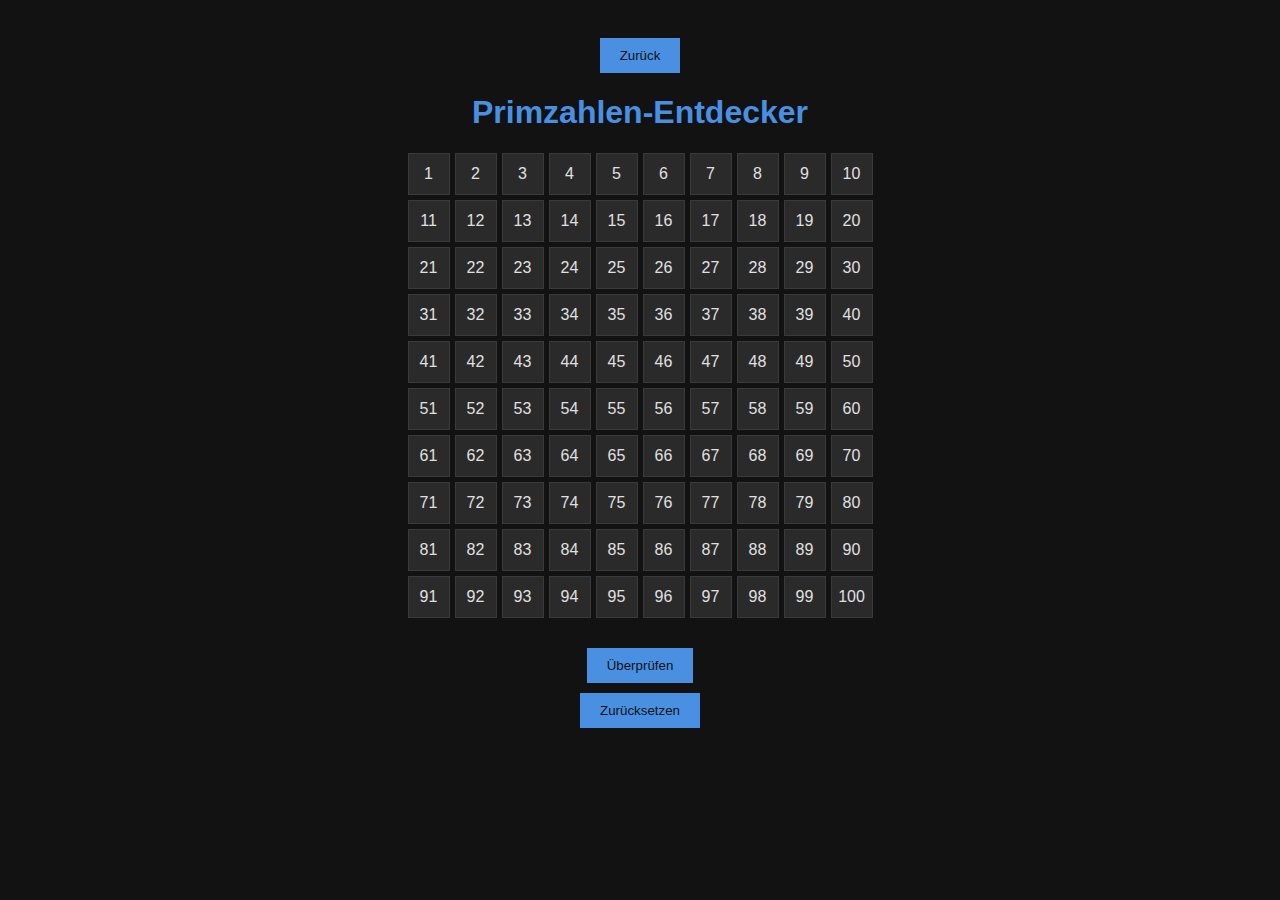
<file: worksheets/primzahlen-entdecker.html>
<!DOCTYPE html>
<html lang="de">
<head>
    <meta charset="UTF-8">
    <meta name="viewport" content="width=device-width, initial-scale=1.0">
    <title>Primzahlen-Entdecker (Dark Mode)</title>
    <style>
        body {
            font-family: Arial, sans-serif;
            background-color: #121212;
            color: #e0e0e0;
            display: flex;
            flex-direction: column;
            align-items: center;
            padding: 20px;
        }
        h1 {
            color: #4a90e2;
        }
        #grid {
            display: grid;
            grid-template-columns: repeat(10, 1fr);
            gap: 5px;
            max-width: 500px;
            margin-bottom: 20px;
        }
        .number {
            width: 40px;
            height: 40px;
            display: flex;
            justify-content: center;
            align-items: center;
            background-color: #2a2a2a;
            border: 1px solid #3a3a3a;
            cursor: pointer;
            transition: background-color 0.3s;
            color: #e0e0e0;
        }
        .prime {
            background-color: #4a90e2;
            color: #121212;
        }
        .correct-prime {
            background-color: #6aB0ff;
            color: #121212;
        }
        .missed-prime {
            background-color: #4a4a4a;
            color: #e0e0e0;
        }
        .wrong-prime {
            background-color: #e74c3c;
            color: #121212;
        }
        button {
            margin-top: 10px;
            padding: 10px 20px;
            background-color: #4a90e2;
            color: #121212;
            border: none;
            cursor: pointer;
            transition: background-color 0.3s;
        }
        button:hover {
            background-color: #3a7bc8;
        }
    </style>
</head>
<body>
    <button class="back-button" onclick="goBack()">Zurück</button>
    <h1>Primzahlen-Entdecker</h1>
    <div id="grid"></div>
    <button id="check">Überprüfen</button>
    <button id="reset">Zurücksetzen</button>

    <script>
        const grid = document.getElementById('grid');
        const checkButton = document.getElementById('check');
        const resetButton = document.getElementById('reset');
        const primes = new Set();

        function isPrime(num) {
            if (num < 2) return false;
            for (let i = 2; i <= Math.sqrt(num); i++) {
                if (num % i === 0) return false;
            }
            return true;
        }

        function createGrid() {
            for (let i = 1; i <= 100; i++) {
                const div = document.createElement('div');
                div.className = 'number';
                div.textContent = i;
                div.addEventListener('click', () => {
                    div.classList.toggle('prime');
                });
                grid.appendChild(div);
                if (isPrime(i)) primes.add(i);
            }
        }

        function highlightPrimes() {
            const numbers = document.querySelectorAll('.number');
            numbers.forEach(num => {
                const value = parseInt(num.textContent);
                if (num.classList.contains('prime') && primes.has(value)) {
                    num.classList.add('correct-prime');
                } else if (!num.classList.contains('prime') && primes.has(value)) {
                    num.classList.add('missed-prime');
                } else if (num.classList.contains('prime') && !primes.has(value)) {
                    num.classList.add('wrong-prime');
                }
            });
        }

        function resetHighlight() {
            const numbers = document.querySelectorAll('.number');
            numbers.forEach(num => {
                num.classList.remove('correct-prime', 'missed-prime', 'wrong-prime');
            });
        }

        function reset() {
            document.querySelectorAll('.number').forEach(el => {
                el.classList.remove('prime', 'correct-prime', 'missed-prime', 'wrong-prime');
            });
        }

        function goBack() {
            window.history.back();
        }


        createGrid();
        checkButton.addEventListener('mousedown', highlightPrimes);
        checkButton.addEventListener('mouseup', resetHighlight);
        checkButton.addEventListener('mouseleave', resetHighlight);
        resetButton.addEventListener('click', reset);
    </script>
</body>
</html>
</file>
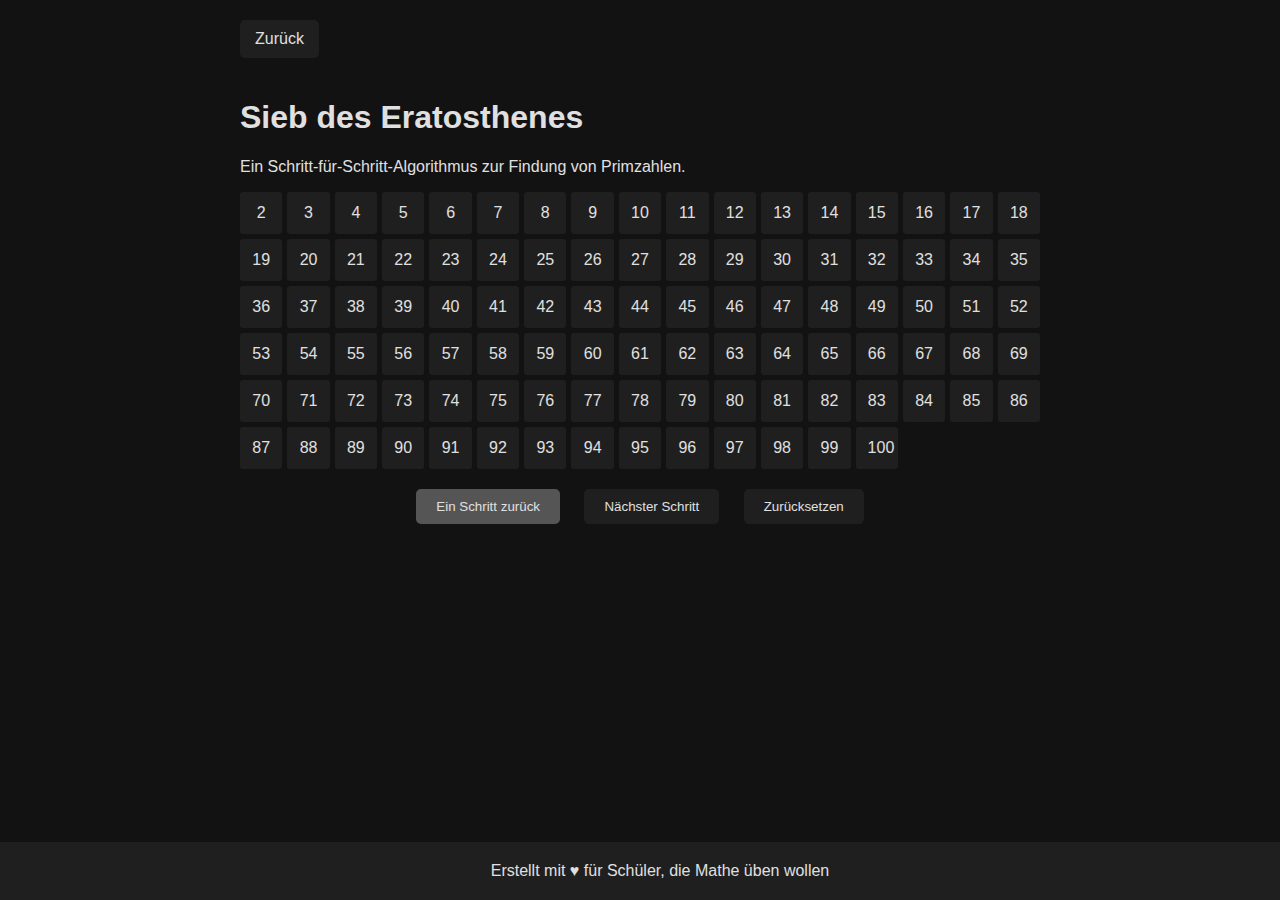
<file: worksheets/siebdeseratosthenes.html>
<!DOCTYPE html>
<html lang="de">
<head>
    <meta charset="UTF-8">
    <meta name="viewport" content="width=device-width, initial-scale=1.0">
    <title>Sieb des Eratosthenes - Mathe Übung</title>
    <style>
        /* Dark Mode Styling */
        body {
            background-color: #121212;
            color: #e0e0e0;
            font-family: Arial, sans-serif;
            margin: 0;
            padding: 0;
        }

        .container {
            padding: 20px;
            max-width: 800px;
            margin: auto;
        }

        /* Zurück-Button Styling */
        .back-button {
            display: inline-block;
            margin-bottom: 20px;
            padding: 10px 15px;
            background-color: #1f1f1f;
            color: #e0e0e0;
            text-decoration: none;
            border-radius: 5px;
            transition: background-color 0.3s;
        }

        .back-button:hover {
            background-color: #333333;
        }

        /* Zahlenfeld Styling */
        .number-grid {
            display: grid;
            grid-template-columns: repeat(auto-fill, minmax(40px, 1fr));
            gap: 5px;
        }

        .number {
            background-color: #1f1f1f;
            padding: 10px;
            text-align: center;
            border-radius: 3px;
            transition: background-color 0.3s, border 0.3s;
            border: 2px solid transparent; /* Standardmäßig kein Rand */
        }

        .prime {
            background-color: #4caf50; /* Grün für Primzahlen */
            border: 2px solid #ffffff; /* Weißer Rand für Primzahlen */
        }

        .multiple {
            background-color: #f44336; /* Rot für Vielfache */
            border: none; /* Kein Rand für Vielfache */
        }

        /* Button Styling */
        .controls {
            margin: 20px 0;
            text-align: center;
        }

        .controls button {
            padding: 10px 20px;
            margin: 0 10px;
            background-color: #1f1f1f;
            color: #e0e0e0;
            border: none;
            border-radius: 5px;
            cursor: pointer;
            transition: background-color 0.3s;
        }

        .controls button:hover {
            background-color: #333333;
        }

        /* Deaktivierte Buttons Styling */
        .controls button:disabled {
            background-color: #555555;
            cursor: not-allowed;
        }

        /* Fußzeile Styling */
        footer {
            text-align: center;
            padding: 20px;
            background-color: #1f1f1f;
            position: fixed;
            width: 100%;
            bottom: 0;
        }
    </style>
</head>
<body>
    <div class="container">
        <!-- Zurück-Button -->
        <a href="../index.html" class="back-button">Zurück</a>

        <h1>Sieb des Eratosthenes</h1>
        <p>Ein Schritt-für-Schritt-Algorithmus zur Findung von Primzahlen.</p>

        <!-- Zahlenfeld -->
        <div id="numberGrid" class="number-grid">
            <!-- Zahlen werden hier mit JavaScript eingefügt -->
        </div>

        <!-- Steuerung Buttons -->
        <div class="controls">
            <button id="backStep">Ein Schritt zurück</button>
            <button id="nextStep">Nächster Schritt</button>
            <button id="reset">Zurücksetzen</button>
        </div>
    </div>

    <!-- Fußzeile -->
    <footer>
        Erstellt mit ♥ für Schüler, die Mathe üben wollen
    </footer>

    <script>
        // Maximale Zahl für das Sieb
        const MAX_NUMBER = 100;

        // Array zur Darstellung der Zahlen
        let numbers = [];
        // Array der gefundenen Primzahlen
        let primes = [];
        // Aktueller Schritt
        let currentStep = 0;
        // Historie der Schritte
        let stepsHistory = [];

        // Initialisiere das Zahlenfeld
        function initGrid() {
            const grid = document.getElementById('numberGrid');
            grid.innerHTML = '';
            numbers = [];
            primes = [];
            currentStep = 0;
            stepsHistory = [];

            for (let i = 2; i <= MAX_NUMBER; i++) {
                const numDiv = document.createElement('div');
                numDiv.classList.add('number');
                numDiv.textContent = i;
                numDiv.id = `number-${i}`;
                grid.appendChild(numDiv);
                numbers.push(i);
            }

            updateButtons();
        }

        // Prüft, ob eine Zahl bereits markiert ist
        function isMarked(numDiv) {
            return numDiv.classList.contains('prime') || numDiv.classList.contains('multiple');
        }

        // Finde den nächsten Primfaktor (nur unmarkierte Zahlen)
        function findNextPrime() {
            for (let num of numbers) {
                const numDiv = document.getElementById(`number-${num}`);
                if (!numDiv.classList.contains('prime') && !numDiv.classList.contains('multiple')) {
                    return num;
                }
            }
            return null;
        }

        // Markiere Vielfache eines Primfaktors
        function markMultiples(prime) {
            let markedMultiples = [];

            for (let multiple = prime * 2; multiple <= MAX_NUMBER; multiple += prime) {
                const numDiv = document.getElementById(`number-${multiple}`);
                if (!numDiv.classList.contains('prime') && !numDiv.classList.contains('multiple')) {
                    numDiv.classList.add('multiple');
                    markedMultiples.push(multiple);
                }
            }

            return {
                prime: prime,
                multiples: markedMultiples
            };
        }

        // Markiere eine Zahl als Primzahl
        function markPrime(prime) {
            const primeDiv = document.getElementById(`number-${prime}`);
            primeDiv.classList.add('prime'); // Grün markieren mit weißem Rand
            primes.push(prime);
        }

        // Führe den nächsten Schritt des Siebs durch
        function nextStep() {
            const prime = findNextPrime();
            if (prime) {
                markPrime(prime);
                const multiplesInfo = markMultiples(prime);
                stepsHistory.push(multiplesInfo);
                currentStep++;
                updateButtons();
            } else {
                alert('Sieb abgeschlossen!');
            }
        }

        // Entferne den letzten Schritt des Siebs
        function backStep() {
            if (stepsHistory.length === 0) {
                return;
            }

            // Entferne das letzte markierte Prime und die Vielfachen
            const lastStep = stepsHistory.pop();
            const { prime, multiples } = lastStep;

            // Entferne die Hervorhebung des letzten Primes
            const primeDiv = document.getElementById(`number-${prime}`);
            primeDiv.classList.remove('prime');
            primes.pop();
            currentStep--;

            // Entferne die Markierungen der Vielfachen
            multiples.forEach(multiple => {
                const numDiv = document.getElementById(`number-${multiple}`);
                numDiv.classList.remove('multiple');
            });

            updateButtons();
        }

        // Setze das Sieb zurück
        function resetSieve() {
            initGrid();
        }

        // Aktualisiere den Status der Buttons
        function updateButtons() {
            const backButton = document.getElementById('backStep');
            const nextButton = document.getElementById('nextStep');
            const resetButton = document.getElementById('reset');

            // Deaktiviere den "Ein Schritt zurück" Button, wenn keine Schritte vorhanden sind
            backButton.disabled = stepsHistory.length === 0;

            // Deaktiviere den "Nächster Schritt" Button, wenn das Sieb abgeschlossen ist
            nextButton.disabled = findNextPrime() === null;

            // "Zurücksetzen" Button immer aktiv
            resetButton.disabled = false;
        }

        // Event Listener für Buttons
        document.getElementById('nextStep').addEventListener('click', nextStep);
        document.getElementById('backStep').addEventListener('click', backStep);
        document.getElementById('reset').addEventListener('click', resetSieve);

        // Initialisiere beim Laden der Seite
        window.onload = initGrid;
    </script>
</body>
</html>
</file>
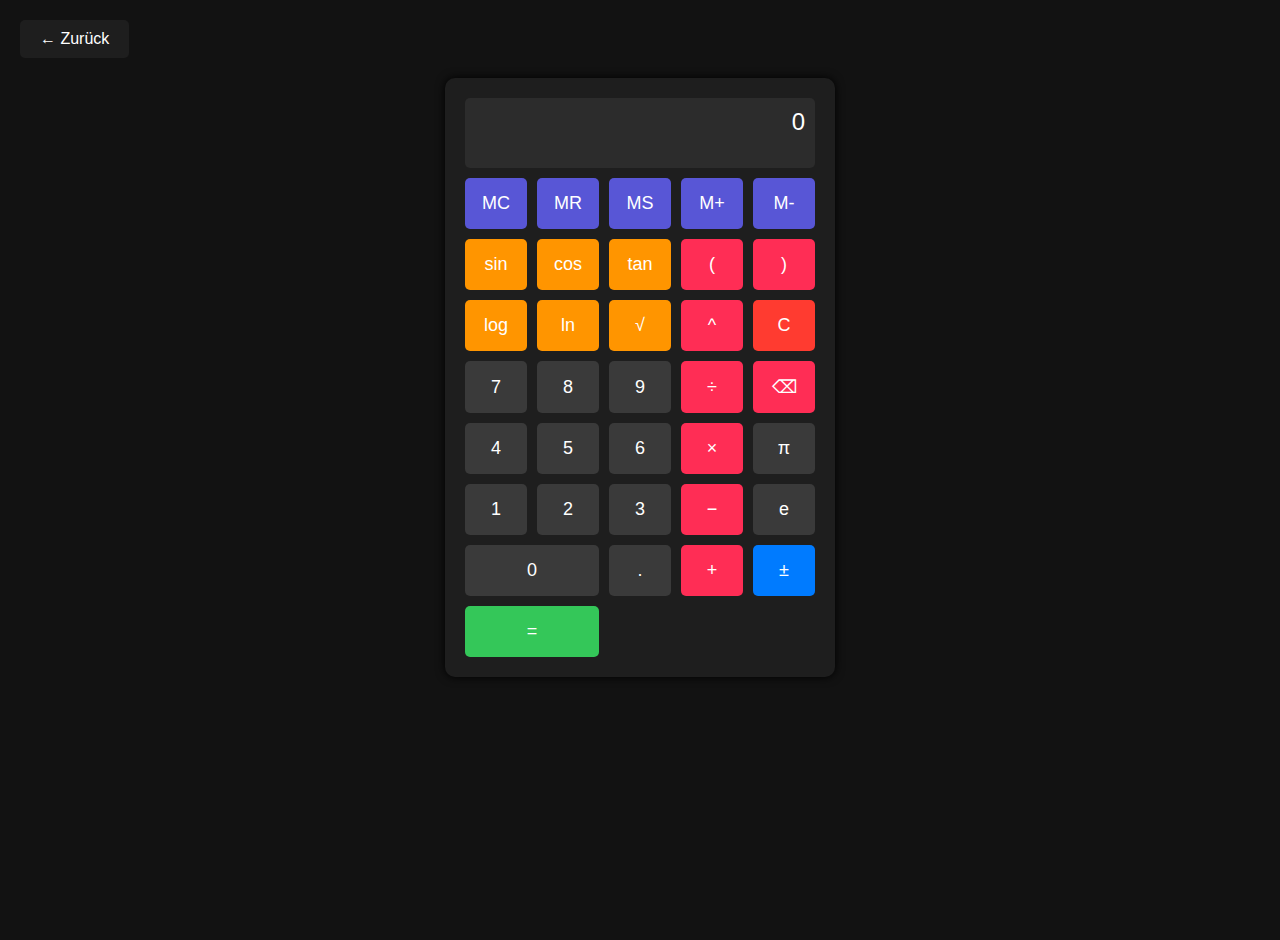
<file: worksheets/taschenrechner.html>
<!DOCTYPE html>
<html lang="de">
<head>
    <meta charset="UTF-8">
    <meta name="viewport" content="width=device-width, initial-scale=1.0">
    <title>Wissenschaftlicher Taschenrechner</title>
    <style>
        /* Dark Mode Styling */
        body {
            background-color: #121212;
            color: #ffffff;
            font-family: Arial, sans-serif;
            display: flex;
            flex-direction: column;
            align-items: center;
            justify-content: flex-start;
            height: 100vh;
            margin: 0;
            padding: 20px;
        }

        /* Back Button Styling */
        .back-button {
            align-self: flex-start;
            background-color: #1e1e1e;
            border: none;
            color: #ffffff;
            padding: 10px 20px;
            text-align: center;
            text-decoration: none;
            font-size: 16px;
            margin-bottom: 20px;
            border-radius: 5px;
            cursor: pointer;
            transition: background-color 0.3s;
        }

        .back-button:hover {
            background-color: #333333;
        }

        /* Calculator Container */
        .calculator {
            background-color: #1e1e1e;
            padding: 20px;
            border-radius: 10px;
            box-shadow: 0 0 10px #000;
            width: 350px;
        }

        /* Display Styling */
        .display {
            background-color: #2c2c2c;
            color: #ffffff;
            font-size: 24px;
            padding: 10px;
            border-radius: 5px;
            text-align: right;
            overflow-x: auto;
            word-wrap: break-word;
            min-height: 50px;
            margin-bottom: 10px;
        }

        /* Buttons Grid */
        .buttons {
            display: grid;
            grid-template-columns: repeat(5, 1fr);
            grid-gap: 10px;
        }

        /* Button Styling */
        .button {
            background-color: #3a3a3a;
            border: none;
            color: #ffffff;
            padding: 15px;
            font-size: 18px;
            border-radius: 5px;
            cursor: pointer;
            transition: background-color 0.3s;
        }

        .button:hover {
            background-color: #555555;
        }

        /* Span Two Columns */
        .span-two {
            grid-column: span 2;
        }

        /* Specific Button Colors */
        .button.function {
            background-color: #ff9500;
        }

        .button.function:hover {
            background-color: #ffa733;
        }

        .button.operator {
            background-color: #ff2d55;
        }

        .button.operator:hover {
            background-color: #ff5e80;
        }

        .button.equal {
            background-color: #34c759;
            grid-column: span 2;
        }

        .button.equal:hover {
            background-color: #5cd68d;
        }

        .button.clear {
            background-color: #ff3b30;
        }

        .button.clear:hover {
            background-color: #ff6b6b;
        }

        /* Memory Buttons Styling */
        .button.memory {
            background-color: #5856d6;
        }

        .button.memory:hover {
            background-color: #7a7be0;
        }

        /* +/- Button Styling */
        .button.toggle-sign {
            background-color: #007BFF; /* Blau */
            color: #ffffff;
        }

        .button.toggle-sign:hover {
            background-color: #339CFF; /* Hellere Blautönung beim Hover */
        }
    </style>
</head>
<body>

    <!-- Zurück-Button -->
    <button class="back-button" onclick="window.location.href='../index.html'">← Zurück</button>

    <!-- Taschenrechner Container -->
    <div class="calculator">
        <!-- Display -->
        <div id="display" class="display">0</div>

        <!-- Buttons -->
        <div class="buttons">
            <!-- Speicher Buttons (Neue Zeile) -->
            <button class="button memory" onclick="memoryClear()">MC</button>
            <button class="button memory" onclick="memoryRecall()">MR</button>
            <button class="button memory" onclick="memoryStore()">MS</button>
            <button class="button memory" onclick="memoryAdd()">M+</button>
            <button class="button memory" onclick="memorySubtract()">M-</button>

            <!-- Row 1 -->
            <button class="button function" onclick="appendFunction('sin(')">sin</button>
            <button class="button function" onclick="appendFunction('cos(')">cos</button>
            <button class="button function" onclick="appendFunction('tan(')">tan</button>
            <button class="button operator" onclick="appendOperator('(')">(</button>
            <button class="button operator" onclick="appendOperator(')')">)</button>

            <!-- Row 2 -->
            <button class="button function" onclick="appendFunction('log(')">log</button>
            <button class="button function" onclick="appendFunction('ln(')">ln</button>
            <button class="button function" onclick="appendFunction('sqrt(')">√</button>
            <button class="button operator" onclick="appendOperator('^')">^</button>
            <button class="button clear" onclick="clearDisplay()">C</button>

            <!-- Row 3 -->
            <button class="button" onclick="appendNumber('7')">7</button>
            <button class="button" onclick="appendNumber('8')">8</button>
            <button class="button" onclick="appendNumber('9')">9</button>
            <button class="button operator" onclick="appendOperator('/')">÷</button>
            <button class="button operator" onclick="backspace()">⌫</button>

            <!-- Row 4 -->
            <button class="button" onclick="appendNumber('4')">4</button>
            <button class="button" onclick="appendNumber('5')">5</button>
            <button class="button" onclick="appendNumber('6')">6</button>
            <button class="button operator" onclick="appendOperator('*')">×</button>
            <button class="button" onclick="appendConstant('π')">π</button>

            <!-- Row 5 -->
            <button class="button" onclick="appendNumber('1')">1</button>
            <button class="button" onclick="appendNumber('2')">2</button>
            <button class="button" onclick="appendNumber('3')">3</button>
            <button class="button operator" onclick="appendOperator('-')">−</button>
            <button class="button" onclick="appendConstant('e')">e</button>

            <!-- Row 6 -->
            <button class="button span-two" onclick="appendNumber('0')">0</button>
            <button class="button" onclick="appendDecimal()">.</button>
            <button class="button operator" onclick="appendOperator('+')">+</button>
            <button class="button toggle-sign" onclick="toggleSign()">±</button>
            <button class="button equal" onclick="calculate()">=</button>
        </div>
    </div>

    <script>
        const display = document.getElementById('display');
        let memory = 0;
        let isResultDisplayed = false; // Zustand, ob das Ergebnis angezeigt wird

        // Append number to display
        function appendNumber(number) {
            if (display.innerText === '0' || display.innerText === 'Error' || isResultDisplayed) {
                display.innerText = number;
                isResultDisplayed = false;
            } else {
                display.innerText += number;
            }
        }

        // Append decimal point
        function appendDecimal() {
            if (display.innerText === 'Error') return;
            if (isResultDisplayed) {
                display.innerText = '0.';
                isResultDisplayed = false;
                return;
            }
            // Prevent multiple decimals in a number
            const parts = display.innerText.split(/[\+\-\*\/\^\(\)]/);
            const lastPart = parts[parts.length - 1];
            if (!lastPart.includes('.')) {
                display.innerText += '.';
            }
        }

        // Append operator to display
        function appendOperator(operator) {
            if (display.innerText === 'Error') return;
            // Entfernt '0' vor einem Operator, falls erforderlich
            if (display.innerText === '0' && operator === '-') {
                display.innerText = '-';
                return;
            }

            const lastChar = display.innerText.slice(-1);
            if ('+-*/^'.includes(lastChar)) {
                display.innerText = display.innerText.slice(0, -1) + operator;
            } else {
                display.innerText += operator;
            }
            isResultDisplayed = false;
        }

        // Append function to display
        function appendFunction(func) {
            if (display.innerText === '0' || display.innerText === 'Error' || isResultDisplayed) {
                display.innerText = func;
            } else {
                display.innerText += func;
            }
            isResultDisplayed = false;
        }

        // Append constants wie π und e
        function appendConstant(constant) {
            if (display.innerText === '0' || display.innerText === 'Error' || isResultDisplayed) {
                if (constant === 'π') {
                    display.innerText = 'pi';
                } else if (constant === 'e') {
                    display.innerText = 'e';
                }
            } else {
                if (constant === 'π') { // Korrigierte Bedingung von 'pi' zu 'π'
                    display.innerText += 'pi';
                } else if (constant === 'e') {
                    display.innerText += 'e';
                }
            }
            isResultDisplayed = false;
        }

        // Clear display
        function clearDisplay() {
            display.innerText = '0';
            isResultDisplayed = false;
        }

        // Backspace function
        function backspace() {
            if (display.innerText === 'Error') {
                display.innerText = '0';
                return;
            }
            if (isResultDisplayed) {
                display.innerText = '0';
                isResultDisplayed = false;
                return;
            }
            if (display.innerText.length > 1) {
                display.innerText = display.innerText.slice(0, -1);
            } else {
                display.innerText = '0';
            }
        }

        // Toggle sign function
        function toggleSign() {
            if (display.innerText === '0' || display.innerText === 'Error') return;

            // Regex to find the last number in the expression
            const regex = /(-?\d+(\.\d+)?)$/;
            const match = display.innerText.match(regex);
            if (match) {
                const number = match[0];
                const toggledNumber = number.startsWith('-') ? number.slice(1) : '-' + number;
                display.innerText = display.innerText.slice(0, -number.length) + toggledNumber;
            }
        }

        // Memory functions
        function memoryClear() {
            memory = 0;
        }

        function memoryRecall() {
            if (display.innerText === 'Error') {
                display.innerText = '0';
            } else {
                display.innerText = formatNumber(memory);
            }
            isResultDisplayed = true;
        }

        function memoryStore() {
            try {
                const value = evaluateExpression(display.innerText);
                memory = value;
                isResultDisplayed = true;
            } catch (error) {
                display.innerText = 'Error';
            }
        }

        function memoryAdd() {
            try {
                const value = evaluateExpression(display.innerText);
                memory += value;
                isResultDisplayed = true;
            } catch (error) {
                display.innerText = 'Error';
            }
        }

        function memorySubtract() {
            try {
                const value = evaluateExpression(display.innerText);
                memory -= value;
                isResultDisplayed = true;
            } catch (error) {
                display.innerText = 'Error';
            }
        }

        // Calculate the result
        function calculate() {
            try {
                const result = evaluateExpression(display.innerText);
                display.innerText = formatNumber(result);
                isResultDisplayed = true;
            } catch (error) {
                display.innerText = 'Error';
                isResultDisplayed = true;
            }
        }

        // Helper function to evaluate expressions
        function evaluateExpression(expression) {
            // Ersetze gemischte Brüche und einfache Brüche (falls vorhanden)
            // Hier wird nur eine grundlegende Berechnung ohne Bruchrechnung durchgeführt

            // Ersetze Konstanten
            expression = expression.replace(/pi/g, Math.PI);
            expression = expression.replace(/e/g, Math.E);

            // Ersetze Funktionen mit Math-Äquivalenten
            expression = expression.replace(/sin\(/g, 'Math.sin(degToRad(');
            expression = expression.replace(/cos\(/g, 'Math.cos(degToRad(');
            expression = expression.replace(/tan\(/g, 'Math.tan(degToRad(');
            expression = expression.replace(/log\(/g, 'Math.log10(');
            expression = expression.replace(/ln\(/g, 'Math.log(');
            expression = expression.replace(/sqrt\(/g, 'Math.sqrt(');
            expression = expression.replace(/\^/g, '**');

            // Funktion zur Umrechnung von Grad in Bogenmaß
            function degToRad(degrees) {
                return degrees * (Math.PI / 180);
            }

            // Überprüfe, ob alle Klammern geschlossen sind
            const openBrackets = (expression.match(/\(/g) || []).length;
            const closeBrackets = (expression.match(/\)/g) || []).length;
            if (openBrackets !== closeBrackets) {
                throw new Error('Ungültige Klammern');
            }

            // Evaluiere den Ausdruck
            const result = eval(expression);
            if (isNaN(result) || !isFinite(result)) {
                throw new Error('Ungültige Berechnung');
            }
            return result;
        }

        // Helper function to format numbers (optional, for better readability)
        function formatNumber(num) {
            if (Number.isInteger(num)) {
                return num.toString();
            } else {
                return parseFloat(num.toFixed(10)).toString(); // Limit to 10 decimal places
            }
        }
    </script>

</body>
</html>
</file>
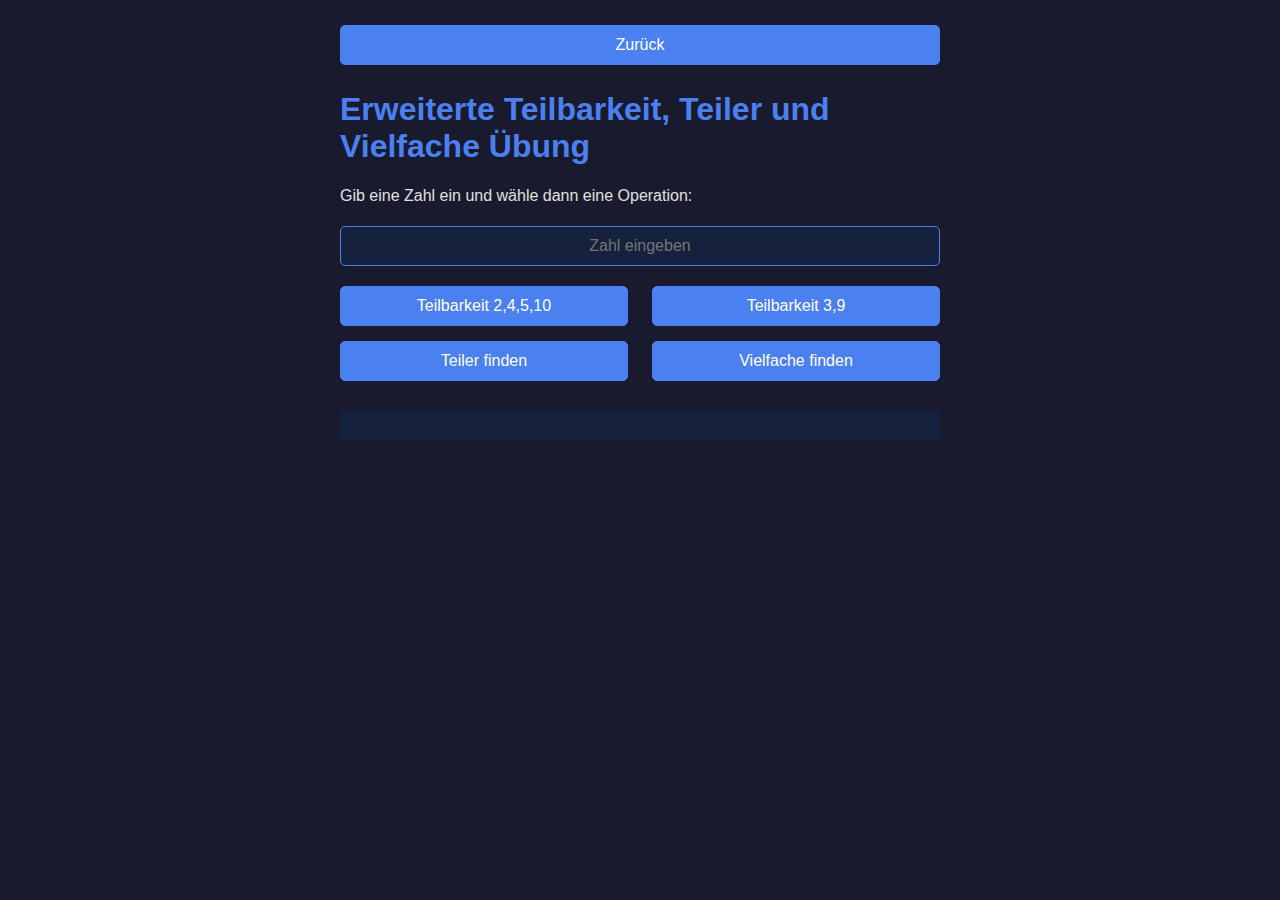
<file: worksheets/teilbarkeitTeilerVielfache.html>
<!DOCTYPE html>
<html lang="de">
<head>
    <meta charset="UTF-8">
    <meta name="viewport" content="width=device-width, initial-scale=1.0">
    <title>Erweiterte Teilbarkeit, Teiler und Vielfache Übung</title>
    <style>
        body {
            font-family: Arial, sans-serif;
            max-width: 600px;
            margin: 0 auto;
            padding: 20px;
            background-color: #1a1a2e;
            color: #e0e0e0;
        }
        h1, h2 {
            color: #4a80f0;
        }
        input, button {
            font-size: 16px;
            padding: 10px;
            margin: 5px 0;
            background-color: #16213e;
            color: #e0e0e0;
            border: 1px solid #4a80f0;
            border-radius: 5px;
            width: 100%;
            box-sizing: border-box;
        }
        input[type="text"] {
            text-align: center;
        }
        button {
            cursor: pointer;
            background-color: #4a80f0;
            color: #ffffff;
            transition: background-color 0.3s;
        }
        button:hover {
            background-color: #3a70e0;
        }
        .button-group {
            display: flex;
            flex-wrap: wrap;
            justify-content: space-between;
            margin-top: 10px;
        }
        .button-group button {
            width: 48%;
            margin-bottom: 10px;
        }
        #result {
            margin-top: 20px;
            background-color: #16213e;
            padding: 15px;
            border-radius: 5px;
        }
        .divisible, .factor, .multiple {
            color: #4af0a0;
        }
        .not-divisible {
            color: #f04a4a;
        }
        .calculation {
            font-style: italic;
            color: #a0a0a0;
            margin-left: 10px;
        }
        .factor-list, .multiple-list {
            display: grid;
            grid-template-columns: repeat(auto-fill, minmax(150px, 1fr));
            gap: 10px;
        }
    </style>
</head>
<body>
    <button class="back-button" onclick="goBack()">Zurück</button>
    <h1>Erweiterte Teilbarkeit, Teiler und Vielfache Übung</h1>
    <p>Gib eine Zahl ein und wähle dann eine Operation:</p>
    <input type="text" id="numberInput" placeholder="Zahl eingeben" inputmode="numeric" pattern="[0-9]*">
    <div class="button-group">
        <button onclick="checkDivisibility([2,4,5,10])">Teilbarkeit 2,4,5,10</button>
        <button onclick="checkDivisibility([3,9])">Teilbarkeit 3,9</button>
        <button onclick="findFactors()">Teiler finden</button>
        <button onclick="findMultiples()">Vielfache finden</button>
    </div>
    <div id="result"></div>

    <script>
        const numberInput = document.getElementById('numberInput');
        const resultDiv = document.getElementById('result');

        function checkDivisibility(rules) {
            const number = parseInt(numberInput.value);
            
            if (isNaN(number) || number < 1) {
                resultDiv.innerHTML = 'Bitte gib eine gültige positive ganze Zahl ein.';
                return;
            }

            let result = `<h2>Teilbarkeit für ${number}:</h2>`;
            rules.forEach(rule => {
                result += createDivisibilityLine(rule, isDivisibleBy(number, rule), number);
            });

            resultDiv.innerHTML = result;
        }

        function createDivisibilityLine(divisor, isDivisible, number) {
            const className = isDivisible ? 'divisible' : 'not-divisible';
            const text = isDivisible ? 'Ja' : 'Nein';
            let calculation = '';
            if (isDivisible) {
                const quotient = Math.floor(number / divisor);
                calculation = `<span class="calculation">${number} = ${divisor} · ${quotient}</span>`;
            }
            return `<p>Teilbar durch ${divisor}: <span class="${className}">${text}</span>${calculation}</p>`;
        }

        function isDivisibleBy(number, divisor) {
            if (divisor === 3 || divisor === 9) {
                const digitSum = String(number).split('').reduce((sum, digit) => sum + parseInt(digit), 0);
                return divisor === 3 ? digitSum % 3 === 0 : digitSum % 9 === 0;
            }
            return number % divisor === 0;
        }

        function findFactors() {
            const number = parseInt(numberInput.value);
            
            if (isNaN(number) || number < 1) {
                resultDiv.innerHTML = 'Bitte gib eine gültige positive ganze Zahl ein.';
                return;
            }

            const factors = [];
            for (let i = 1; i <= Math.sqrt(number); i++) {
                if (number % i === 0) {
                    factors.push(i);
                    if (i !== number / i) factors.push(number / i);
                }
            }
            factors.sort((a, b) => a - b);

            let result = `<h2>Teiler von ${number}:</h2>`;
            result += '<div class="factor-list">';
            factors.forEach(factor => {
                result += `<p class="factor">${factor} <span class="calculation">(${number} = ${factor} · ${number/factor})</span></p>`;
            });
            result += '</div>';
            resultDiv.innerHTML = result;
        }

        function findMultiples() {
            const number = parseInt(numberInput.value);
            
            if (isNaN(number) || number < 1) {
                resultDiv.innerHTML = 'Bitte gib eine gültige positive ganze Zahl ein.';
                return;
            }

            let result = `<h2>Die ersten 10 Vielfachen von ${number}:</h2>`;
            result += '<div class="multiple-list">';
            for (let i = 1; i <= 10; i++) {
                const multiple = number * i;
                result += `<p class="multiple">${multiple} <span class="calculation">(${number} · ${i} = ${multiple})</span></p>`;
            }
            result += '</div>';
            resultDiv.innerHTML = result;
        }

        function goBack() {
            window.history.back();
        }


        // Nur Zahlen erlauben
        numberInput.addEventListener('input', function(e) {
            this.value = this.value.replace(/[^0-9]/g, '');
        });

        // Event Listener für Tastatureingabe
        numberInput.addEventListener('keypress', function(e) {
            if (e.key === 'Enter') {
                checkDivisibility([2,4,5,10]); // Standard: Prüfe 2,4,5,10
            }
        });
    </script>
</body>
</html>
</file>
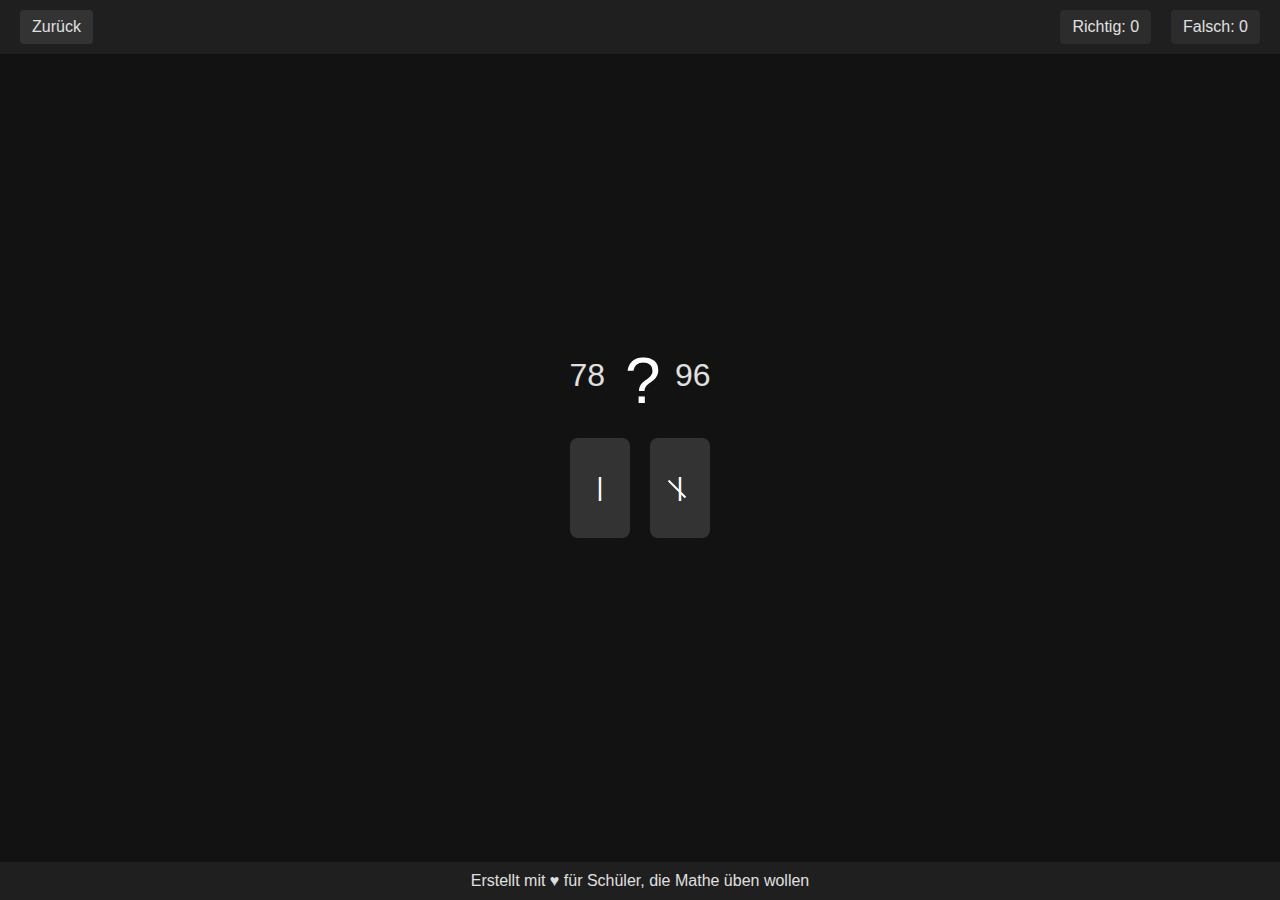
<file: worksheets/teilernichtteiler.html>
<!DOCTYPE html>
<html lang="de">
<head>
    <meta charset="UTF-8">
    <title>Mathe Übung - Teiler erkennen</title>
    <style>
        /* Grundlegende Styles für Dark Mode */
        body {
            background-color: #121212;
            color: #e0e0e0;
            font-family: Arial, sans-serif;
            margin: 0;
            padding: 0;
            display: flex;
            flex-direction: column;
            min-height: 100vh;
        }

        /* Header mit Back-Button und Statistik */
        header {
            background-color: #1f1f1f;
            padding: 10px 20px;
            display: flex;
            justify-content: space-between;
            align-items: center;
        }

        /* Back-Button Styling */
        .back-button {
            background-color: #333;
            color: #e0e0e0;
            border: none;
            padding: 8px 12px;
            cursor: pointer;
            border-radius: 4px;
            text-decoration: none;
        }

        .back-button:hover {
            background-color: #444;
        }

        /* Statistik Styling */
        .stats {
            display: flex;
            gap: 20px;
        }

        .stats div {
            background-color: #2c2c2c;
            padding: 8px 12px;
            border-radius: 4px;
        }

        /* Hauptinhalt Styling */
        main {
            flex: 1;
            display: flex;
            flex-direction: column;
            align-items: center;
            justify-content: center;
            padding: 20px;
        }

        .task-container {
            display: flex;
            align-items: center;
            margin-bottom: 30px;
            font-size: 2em;
        }

        .number {
            margin: 0 20px;
        }

        .symbol-placeholder {
            width: 30px;
            text-align: center;
            position: relative;
            font-size: 2em;
            height: 1em; /* Anpassung für bessere Darstellung */
            color: #ffffff; /* Symbolfarbe in Weiß */
        }

        /* Durchstreichung für Nicht-Teiler */
        .symbol-placeholder.cross::after {
            content: '';
            position: absolute;
            top: 50%;
            left: 0;
            width: 100%;
            height: 2px;
            background-color: #ffffff;
            transform: rotate(45deg);
            transform-origin: center;
        }

        /* Buttons für die Auswahl */
        .buttons {
            display: flex;
            gap: 20px;
            margin-bottom: 20px;
        }

        .buttons button {
            width: 60px;
            height: 100px;
            background-color: #333;
            border: none;
            border-radius: 8px;
            cursor: pointer;
            position: relative;
            display: flex;
            align-items: center;
            justify-content: center;
        }

        .buttons button:hover {
            background-color: #444;
        }

        /* Symbol für Teiler (linker Button) */
        #teiler-button::before {
            content: '|';
            font-size: 2em;
            color: #ffffff;
        }

        /* Symbol für Nicht-Teiler (rechter Button) */
        #nicht-teiler-button::before {
            content: '|';
            font-size: 2em;
            color: #ffffff;
            position: absolute;
        }

        #nicht-teiler-button::after {
            content: '';
            position: absolute;
            width: 40%;
            height: 2px;
            background-color: #ffffff;
            transform: rotate(45deg);
            top: 50%;
            left: 25%;
        }

        /* "Nächste Aufgabe" Button Styling */
        #next-button {
            padding: 10px 20px;
            font-size: 1em;
            border: none;
            border-radius: 4px;
            cursor: pointer;
            background-color: #333;
            color: #e0e0e0;
            transition: background-color 0.3s;
            display: none; /* Initial versteckt */
        }

        #next-button:hover {
            background-color: #444;
        }

        /* Feedback Styling */
        .feedback {
            margin-top: 15px;
            font-size: 1em;
            color: #ff5555;
        }

        .feedback.correct {
            color: #55ff55;
        }

        /* Footer Styling */
        footer {
            background-color: #1f1f1f;
            text-align: center;
            padding: 10px 20px;
        }

        /* Responsive Anpassungen */
        @media (max-width: 600px) {
            .task-container {
                flex-direction: column;
            }

            .buttons {
                flex-direction: row;
                gap: 10px;
            }

            .buttons button {
                width: 50px;
                height: 80px;
            }

            #next-button {
                width: 100%;
            }
        }
    </style>
</head>
<body>
    <!-- Header mit Back-Button und Statistik -->
    <header>
        <a href="../index.html" class="back-button">Zurück</a>
        <div class="stats">
            <div>Richtig: <span id="correct-count">0</span></div>
            <div>Falsch: <span id="incorrect-count">0</span></div>
        </div>
    </header>

    <!-- Hauptinhalt -->
    <main>
        <div class="task-container">
            <div class="number" id="number-left">?</div>
            <div class="symbol-placeholder" id="symbol">?</div>
            <div class="number" id="number-right">?</div>
        </div>
        <div class="buttons">
            <button id="teiler-button" aria-label="Teiler"></button>
            <button id="nicht-teiler-button" aria-label="Nicht Teiler"></button>
        </div>
        <button id="next-button">Nächste Aufgabe</button>
        <div class="feedback" id="feedback"></div>
    </main>

    <!-- Footer -->
    <footer>
        Erstellt mit ♥ für Schüler, die Mathe üben wollen
    </footer>

    <!-- JavaScript für die Logik -->
    <script>
        // Elemente auswählen
        const numberLeft = document.getElementById('number-left');
        const numberRight = document.getElementById('number-right');
        const teilerButton = document.getElementById('teiler-button');
        const nichtTeilerButton = document.getElementById('nicht-teiler-button');
        const feedback = document.getElementById('feedback');
        const symbolPlaceholder = document.getElementById('symbol');
        const correctCountElem = document.getElementById('correct-count');
        const incorrectCountElem = document.getElementById('incorrect-count');
        const nextButton = document.getElementById('next-button');

        // Statistikvariablen
        let correctCount = 0;
        let incorrectCount = 0;

        // Aktuelle Zahlen
        let currentLeft = 0;
        let currentRight = 0;
        let isDivisor = false;

        // Funktion zum Generieren neuer Zahlen
        function generateNumbers() {
            // Bestimmen, ob die Aufgabe ein Teilerpaar sein soll (ca. 50%)
            const shouldBeDivisor = Math.random() < 0.5;

            if (shouldBeDivisor) {
                // Generiere ein Teilerpaar
                currentLeft = getRandomInt(1, 50); // Begrenze links auf 50, um rechte Zahl ≤ 100 zu gewährleisten
                const possibleMultiples = [];

                for (let multiple = 2; multiple * currentLeft <= 100; multiple++) {
                    possibleMultiples.push(currentLeft * multiple);
                }

                // Falls keine Multiplen vorhanden sind (z.B. currentLeft=100), setze currentRight = currentLeft + 1
                if (possibleMultiples.length === 0) {
                    currentRight = currentLeft + 1;
                } else {
                    currentRight = possibleMultiples[getRandomInt(0, possibleMultiples.length - 1)];
                }

                isDivisor = true;
            } else {
                // Generiere ein Nicht-Teilerpaar
                currentLeft = getRandomInt(1, 99);
                currentRight = getRandomInt(currentLeft + 1, 100);

                // Stelle sicher, dass currentLeft kein Teiler von currentRight ist
                while (currentRight % currentLeft === 0) {
                    currentLeft = getRandomInt(1, 99);
                    currentRight = getRandomInt(currentLeft + 1, 100);
                }

                isDivisor = false;
            }

            numberLeft.textContent = currentLeft;
            numberRight.textContent = currentRight;
            // Reset Symbol und Feedback
            symbolPlaceholder.textContent = '?';
            symbolPlaceholder.classList.remove('cross');
            feedback.textContent = '';
            // Verstecke den "Nächste Aufgabe" Button
            nextButton.style.display = 'none';
            // Reaktiviere die Antwort-Buttons
            teilerButton.disabled = false;
            nichtTeilerButton.disabled = false;
        }

        // Hilfsfunktion für zufällige Ganzzahlen
        function getRandomInt(min, max) {
            return Math.floor(Math.random() * (max - min + 1)) + min;
        }

        // Funktion zum Aktualisieren der Statistik
        function updateStats(correct) {
            if (correct) {
                correctCount++;
                correctCountElem.textContent = correctCount;
            } else {
                incorrectCount++;
                incorrectCountElem.textContent = incorrectCount;
            }
        }

        // Funktion zum Anzeigen des Symbols
        function displaySymbol(correct) {
            if (correct) {
                // Teiler: nur senkrechter Strich
                symbolPlaceholder.textContent = '|';
                symbolPlaceholder.classList.remove('cross');
            } else {
                // Nicht-Teiler: senkrechter Strich mit diagonaler Durchstreichung
                symbolPlaceholder.textContent = '|';
                symbolPlaceholder.classList.add('cross');
            }
        }

        // Funktion zum Verarbeiten der Antwort
        function handleAnswer(userIsDivisor) {
            // Deaktiviere Buttons nach der Antwort
            teilerButton.disabled = true;
            nichtTeilerButton.disabled = true;

            const correct = (userIsDivisor === isDivisor);
            updateStats(correct);

            if (correct) {
                feedback.textContent = 'Richtig!';
                feedback.classList.add('correct');
                feedback.classList.remove('incorrect');
            } else {
                feedback.textContent = 'Falsch! ' + (isDivisor ? 'Es ist ein Teiler.' : 'Es ist kein Teiler.');
                feedback.classList.add('incorrect');
                feedback.classList.remove('correct');
            }

            // Symbol anzeigen
            displaySymbol(isDivisor);

            // Zeige den "Nächste Aufgabe" Button
            nextButton.style.display = 'inline-block';
        }

        // Event Listener für Buttons
        teilerButton.addEventListener('click', () => {
            handleAnswer(true);
        });

        nichtTeilerButton.addEventListener('click', () => {
            handleAnswer(false);
        });

        // Event Listener für "Nächste Aufgabe" Button
        nextButton.addEventListener('click', () => {
            generateNumbers();
        });

        // Initiale Zahlen generieren beim Laden der Seite
        window.onload = generateNumbers;
    </script>
</body>
</html>
</file>
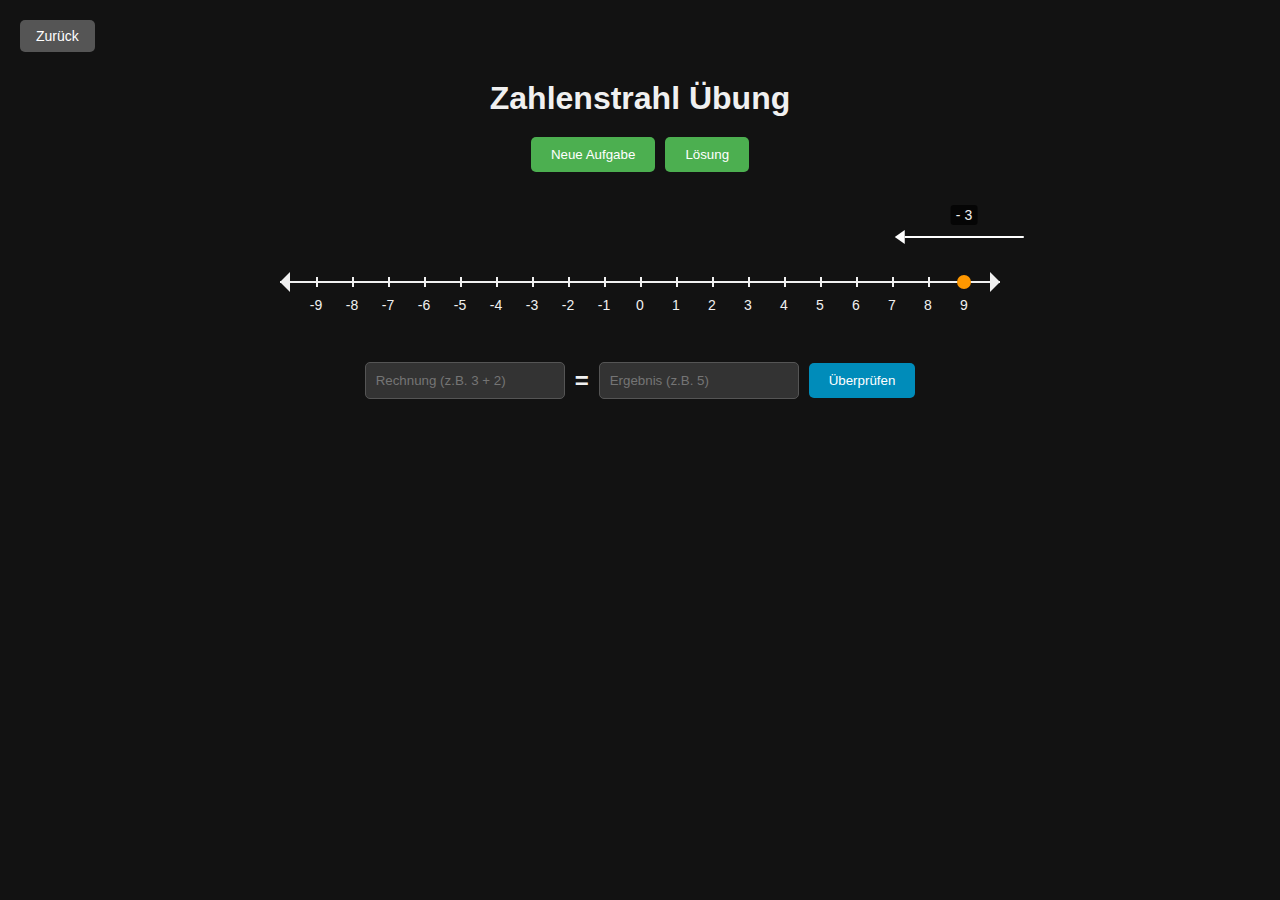
<file: worksheets/zahlenstrahl.html>
<!DOCTYPE html>
<html lang="de">
<head>
    <meta charset="UTF-8">
    <meta http-equiv="X-UA-Compatible" content="IE=edge">
    <meta name="viewport" content="width=device-width, initial-scale=1.0">
    <title>Zahlenstrahl Übung</title>
    <style>
        /* Grundlegendes Reset */
        * {
            box-sizing: border-box;
            margin: 0;
            padding: 0;
        }

        body {
            font-family: Arial, sans-serif;
            background-color: #121212;
            color: #f0f0f0;
            padding: 20px;
            transition: background-color 0.3s, color 0.3s;
            position: relative;
        }

        /* Zurück Button Styling */
        .back-button-container {
            position: absolute;
            top: 20px;
            left: 20px;
        }

        .back-button-container button {
            padding: 8px 16px;
            cursor: pointer;
            background-color: #555;
            color: white;
            border: none;
            border-radius: 5px;
            transition: background-color 0.3s;
            font-size: 14px;
        }

        .back-button-container button:hover {
            background-color: #333;
        }

        h1 {
            text-align: center;
            margin: 60px 0 20px 0; /* Angepasst, um Platz für den Zurück-Button zu schaffen */
        }

        /* Buttons Styling */
        .controls {
            display: flex;
            justify-content: center;
            gap: 10px;
            margin-bottom: 20px;
            flex-wrap: wrap;
        }

        .controls button {
            padding: 10px 20px;
            cursor: pointer;
            background-color: #4CAF50;
            color: white;
            border: none;
            border-radius: 5px;
            transition: background-color 0.3s;
        }

        .controls button:hover {
            background-color: #45a049;
        }

        /* Zahlenstrahl Styling */
        .number-line-container {
            position: relative;
            width: 100%;
            max-width: 800px;
            margin: 0 auto 20px auto;
            height: 150px;
        }

        .number-line {
            position: absolute;
            top: 60%;
            left: 5%;
            right: 5%;
            height: 2px;
            background-color: #f0f0f0;
            transform: translateY(-50%);
        }

        /* Pfeilspitzen */
        .arrow-head-left, .arrow-head-right {
            position: absolute;
            top: 60%;
            width: 0;
            height: 0;
            border-top: 10px solid transparent;
            border-bottom: 10px solid transparent;
        }

        .arrow-head-left {
            left: 5%;
            border-right: 10px solid #f0f0f0;
            transform: translateY(-50%);
        }

        .arrow-head-right {
            right: 5%;
            border-left: 10px solid #f0f0f0;
            transform: translateY(-50%);
        }

        /* Tick Marks und Zahlen */
        .tick {
            position: absolute;
            top: 60%;
            width: 2px;
            height: 10px;
            background-color: #f0f0f0;
            transform: translateY(-50%);
        }

        .number {
            position: absolute;
            top: 70%;
            transform: translateX(-50%);
            font-size: 14px;
        }

        /* Vektor Container */
        .vector-container {
            position: absolute;
            top: 25%; /* Position oberhalb des Zahlenstrahls */
            /* left wird dynamisch über JavaScript gesetzt */
            display: flex;
            align-items: center;
            z-index: 1;
        }

        /* Vektor Linie */
        .vector-line {
            height: 2px;
            background-color: white;
        }

        /* Arrowhead */
        .arrow-head {
            width: 0;
            height: 0;
            border-top: 7px solid transparent;
            border-bottom: 7px solid transparent;
            border-left: 10px solid white; /* Standard nach rechts */
            margin-left: 0; /* Dynamisch gesetzt */
        }

        /* Arrowhead nach links */
        .arrow-head.left {
            border-left: 0;
            border-right: 10px solid white;
            margin-left: -10px; /* Überlappt mit der Linie */
        }

        /* Pfeil für Bewegung */
        .movement-arrow {
            position: absolute;
            top: 60%;
            width: 0;
            height: 0;
            border-left: 10px solid transparent;
            border-right: 10px solid transparent;
            border-top: 15px solid #4CAF50;
            transform: translateY(-50%);
            z-index: 1;
        }

        /* Startpunkt und Ergebnis Punkt */
        .dot {
            position: absolute;
            top: 60%;
            width: 14px;
            height: 14px;
            background-color: #FF9800;
            border-radius: 50%;
            transform: translate(-50%, -50%);
            z-index: 2;
        }

        .result-dot {
            background-color: #2196F3;
        }

        /* Formular für Eingaben */
        .input-container {
            display: flex;
            justify-content: center;
            gap: 10px;
            margin-bottom: 20px;
            flex-wrap: wrap;
            align-items: center;
        }

        .input-container input {
            padding: 10px;
            width: 200px;
            border: 1px solid #555;
            border-radius: 5px;
            background-color: #333;
            color: #f0f0f0;
            transition: background-color 0.3s, color 0.3s;
        }

        .input-container button {
            padding: 10px 20px;
            cursor: pointer;
            background-color: #008CBA;
            color: white;
            border: none;
            border-radius: 5px;
            transition: background-color 0.3s;
        }

        .input-container button:hover {
            background-color: #007B9E;
        }

        /* Gleichheitszeichen Styling */
        .input-container .equals {
            font-size: 24px;
            font-weight: bold;
        }

        /* Feedback Anzeige */
        .feedback {
            text-align: center;
            font-size: 18px;
            font-weight: bold;
        }

        /* Beschriftung über dem Vektor */
        .vector-label {
            position: absolute;
            bottom: 100%; /* Direkt über dem Vektor */
            left: 50%;
            transform: translateX(-50%);
            margin-bottom: 5px;
            background-color: rgba(0, 0, 0, 0.7);
            padding: 2px 5px;
            border-radius: 3px;
            font-size: 14px;
            color: #f0f0f0;
            white-space: nowrap;
        }

        /* Responsive Design */
        @media (max-width: 600px) {
            .controls, .input-container {
                flex-direction: column;
                align-items: center;
            }

            .input-container input, .input-container button {
                width: 80%;
            }

            .back-button-container {
                position: static;
                margin-bottom: 20px;
            }

            h1 {
                margin: 20px 0;
            }
        }
    </style>
</head>
<body>
    <!-- Zurück Button -->
    <div class="back-button-container">
        <button onclick="window.location.href='../index.html'">Zurück</button>
    </div>

    <h1>Zahlenstrahl Übung</h1>

    <div class="controls">
        <button id="newTaskButton">Neue Aufgabe</button>
        <button id="solutionButton">Lösung</button>
    </div>

    <div class="number-line-container">
        <div class="number-line"></div>
        <div class="arrow-head-left"></div>
        <div class="arrow-head-right"></div>
        <!-- Vektor als Linie und Arrowhead -->
        <div class="vector-container" id="vectorContainer"></div>
        <!-- Startpunkt -->
        <div class="dot" id="startDot"></div>
    </div>

    <div class="input-container">
        <input type="text" id="calculationInput" placeholder="Rechnung (z.B. 3 + 2)">
        <span class="equals">=</span>
        <input type="number" id="resultInput" placeholder="Ergebnis (z.B. 5)" min="-10" max="10">
        <button id="checkButton">Überprüfen</button>
    </div>

    <div class="feedback" id="feedback"></div>

    <script>
        // JavaScript Code

        // Initialisierung
        const numberLineContainer = document.querySelector('.number-line-container');
        const vectorContainer = document.getElementById('vectorContainer');
        const startDot = document.getElementById('startDot');
        const newTaskButton = document.getElementById('newTaskButton');
        const solutionButton = document.getElementById('solutionButton');
        const checkButton = document.getElementById('checkButton');
        const calculationInput = document.getElementById('calculationInput');
        const resultInput = document.getElementById('resultInput');
        const feedback = document.getElementById('feedback');

        let currentTask = {
            start: 0,
            vector: 0,
            operation: '+',
            result: 0
        };

        // Funktion zum Generieren der Tick Marks und Zahlen
        function generateNumberLine() {
            for(let i = -10; i <= 10; i++) {
                // Skip Tick Marks an den äußersten Enden (-10 und +10)
                if(i === -10 || i === 10) continue;

                // Tick Marks
                const tick = document.createElement('div');
                tick.classList.add('tick');
                const position = ((i + 10) / 20) * 90; // Prozentual von links (5% Padding auf beiden Seiten)
                tick.style.left = `calc(5% + ${position}%)`;
                numberLineContainer.appendChild(tick);

                // Zahlen
                const number = document.createElement('div');
                number.classList.add('number');
                number.innerText = i;
                number.style.left = `calc(5% + ${position}%)`;
                numberLineContainer.appendChild(number);
            }
        }

        // Funktion zum Generieren einer neuen Aufgabe
        function generateNewTask() {
            // Lösche vorherige Bewegungen und Punkte
            clearResults();

            // Zufälliger Startpunkt (-10 bis +10)
            const start = getRandomInt(-10, 10);

            // Zufälliger Vektor (+1 bis +5 oder -1 bis -5)
            let vector = 0;
            while (vector === 0) {
                vector = getRandomInt(-5, 5);
            }
            const operation = vector > 0 ? '+' : '-';
            const absVector = Math.abs(vector);

            // Berechne das Ergebnis
            const result = start + vector;

            // Update aktueller Task
            currentTask = {
                start: start,
                vector: vector,
                operation: operation,
                result: result
            };

            // Positioniere den Startpunkt
            const startPosition = ((start + 10) / 20) * 90 + 5; // Prozentual von links (5% Padding)
            startDot.style.left = `${startPosition}%`;

            // Zeichne den Vektor
            drawVector(startPosition, vector);

            // Leere Eingaben und Feedback
            calculationInput.value = '';
            resultInput.value = '';
            feedback.innerText = '';
        }

        // Funktion zum Zeichnen des Vektors
        function drawVector(startPos, vector) {
            // Definieren Sie die Breite pro Einheit (z.B. 40px pro Einheit)
            const containerWidth = numberLineContainer.clientWidth - 10; // Abzüglich 5% Padding auf beiden Seiten
            const totalUnits = 20; // -10 bis +10
            const unitWidth = containerWidth / totalUnits; // Breite pro Einheit in Pixeln

            // Berechne die Vektorlänge in Pixeln
            const vectorLength = Math.abs(vector) * unitWidth;

            // Erstelle die Linie
            const vectorLine = document.createElement('div');
            vectorLine.classList.add('vector-line');
            vectorLine.style.width = `${vectorLength}px`;

            // Erstelle die Arrowhead
            const arrowHead = document.createElement('div');
            arrowHead.classList.add('arrow-head');

            if (vector > 0) {
                // Pfeil nach rechts
                arrowHead.style.borderLeftColor = 'white';
                arrowHead.style.borderRightColor = 'transparent';
            } else {
                // Pfeil nach links
                arrowHead.classList.add('left');
                arrowHead.style.borderRightColor = 'white';
                arrowHead.style.borderLeftColor = 'transparent';
            }

            // Erstelle die Beschriftung über dem Vektor
            const vectorLabel = document.createElement('div');
            vectorLabel.classList.add('vector-label');
            vectorLabel.innerText = `${vector > 0 ? '+' : '-'} ${Math.abs(vector)}`;

            // Füge Linie, Arrowhead und Label zum Vector Container hinzu
            vectorContainer.appendChild(vectorLine);
            vectorContainer.appendChild(arrowHead);
            vectorContainer.appendChild(vectorLabel);

            // Positioniere den Vector Container
            vectorContainer.style.left = `${startPos}%`;
            vectorContainer.style.transform = 'translateX(-50%)';

            // Positioniere die Linie und den Arrowhead
            // Linie: von Start nach Richtung
            // Arrowhead: am Ende der Linie

            // Sicherstellen, dass der Vector Container Flexbox verwendet
            vectorContainer.style.display = 'flex';
            if (vector > 0) {
                // Flex direction row
                vectorContainer.style.flexDirection = 'row';
            } else {
                // Flex direction row-reverse
                vectorContainer.style.flexDirection = 'row-reverse';
            }
        }

        // Funktion zum Überprüfen der Eingaben
        function checkAnswer() {
            const calculation = calculationInput.value.trim();
            const result = parseInt(resultInput.value, 10);

            // Validierung
            if (calculation === '' || isNaN(result)) {
                alert('Bitte fülle beide Felder aus.');
                return;
            }

            // Erwartete Rechnung
            const expectedCalculation = `${currentTask.start} ${currentTask.operation} ${Math.abs(currentTask.vector)}`;
            const expectedResult = currentTask.result;

            // Bereinigung der Eingabe
            const normalizedCalculation = calculation.replace(/\s+/g, '');

            // Erwartete berechnete Rechnung ohne Leerzeichen
            const expectedCalculationNoSpaces = `${currentTask.start}${currentTask.operation}${Math.abs(currentTask.vector)}`;

            // Vergleich der Eingaben
            const isCalculationCorrect = normalizedCalculation === expectedCalculationNoSpaces;
            const isResultCorrect = result === expectedResult;

            if (isCalculationCorrect && isResultCorrect) {
                feedback.style.color = '#4CAF50';
                feedback.innerText = 'Richtig! Gut gemacht.';
                displayMovement();
            } else {
                feedback.style.color = '#f44336';
                feedback.innerText = 'Falsch. Bitte versuche es erneut.';
                clearMovement();
            }
        }

        // Funktion zur Anzeige der Bewegung auf dem Zahlenstrahl
        function displayMovement() {
            // Erstelle den Pfeil für die Bewegung
            const movementArrow = document.createElement('div');
            movementArrow.classList.add('movement-arrow');
            const startPos = ((currentTask.start + 10) / 20) * 90 + 5;
            const endPos = ((currentTask.result + 10) / 20) * 90 + 5;

            const arrowLeft = Math.min(startPos, endPos);
            const arrowWidth = Math.abs(endPos - startPos);

            movementArrow.style.left = `${arrowLeft}%`;
            movementArrow.style.width = `${arrowWidth}%`;

            // Richtung des Pfeils
            if (currentTask.vector > 0) {
                // Pfeil nach rechts
                movementArrow.style.transform = `translateY(-50%) rotate(0deg)`;
                movementArrow.style.borderTopColor = '#4CAF50';
            } else {
                // Pfeil nach links
                movementArrow.style.transform = `translateY(-50%) rotate(180deg)`;
                movementArrow.style.borderTopColor = '#f44336';
            }

            numberLineContainer.appendChild(movementArrow);

            // Ergebnis Punkt
            const resultDot = document.createElement('div');
            resultDot.classList.add('dot', 'result-dot');
            resultDot.style.left = `${endPos}%`;
            numberLineContainer.appendChild(resultDot);
        }

        // Funktion zum Anzeigen der Lösung
        function showSolution() {
            // Lösche vorherige Bewegungen und Punkte
            clearResults();

            // Zeige die korrekte Bewegung
            displayMovement();

            // Zeige die korrekte Rechnung und Ergebnis
            calculationInput.value = `${currentTask.start} ${currentTask.operation} ${Math.abs(currentTask.vector)}`;
            resultInput.value = `${currentTask.result}`;

            // Feedback als Lösung
            feedback.style.color = '#2196F3';
            feedback.innerText = `Lösung: ${currentTask.start} ${currentTask.operation} ${Math.abs(currentTask.vector)} = ${currentTask.result}`;
        }

        // Funktion zum Löschen vorheriger Bewegungen und Ergebnisse
        function clearResults() {
            const movementArrows = document.querySelectorAll('.movement-arrow');
            movementArrows.forEach(arrow => arrow.remove());

            const resultDots = document.querySelectorAll('.result-dot');
            resultDots.forEach(dot => dot.remove());

            // Verstecke den Vektor-Pfeil beim Löschen
            vectorContainer.innerHTML = '';
        }

        // Funktion zum Löschen nur der Bewegungen (ohne Startpunkt und Vektor)
        function clearMovement() {
            const movementArrows = document.querySelectorAll('.movement-arrow');
            movementArrows.forEach(arrow => arrow.remove());

            const resultDots = document.querySelectorAll('.result-dot');
            resultDots.forEach(dot => dot.remove());
        }

        // Hilfsfunktion zur Generierung zufälliger Ganzzahlen
        function getRandomInt(min, max) {
            min = Math.ceil(min);
            max = Math.floor(max);
            return Math.floor(Math.random() * (max - min + 1)) + min;
        }

        // Event Listener für "Neue Aufgabe"
        newTaskButton.addEventListener('click', generateNewTask);

        // Event Listener für "Überprüfen"
        checkButton.addEventListener('click', checkAnswer);

        // Event Listener für "Lösung"
        solutionButton.addEventListener('click', showSolution);

        // Initiale Generierung der Tick Marks und einer Aufgabe
        generateNumberLine();
        generateNewTask();
    </script>
</body>
</html>
</file>
<file: styles.css>
:root {
  --bg-color: #121212;
  --text-color: #e0e0e0;
  --primary-color: #BB86FC;
  --secondary-color: #03DAC6;
  --surface-color: #1e1e1e;
}

body {
  font-family: Arial, sans-serif;
  line-height: 1.6;
  margin: 0;
  padding: 0;
  background-color: var(--bg-color);
  color: var(--text-color);
  display: flex;
  flex-direction: column;
  min-height: 100vh;
}

header {
  background-color: var(--surface-color);
  color: var(--text-color);
  padding: 0.3rem 1rem;
  display: flex;
  align-items: center;
  justify-content: space-between;
  height: 40px;
}

header h1 {
  font-size: 1rem;
  margin: 0;
  white-space: nowrap;
  overflow: hidden;
  text-overflow: ellipsis;
}

nav {
  display: flex;
  justify-content: center;
  padding: 0.5rem;
  background-color: var(--surface-color);
}

nav button {
  margin: 0 0.3rem;
  padding: 0.3rem 0.6rem;
  font-size: 0.9rem;
  background-color: var(--primary-color);
  color: var(--bg-color);
  border: none;
  cursor: pointer;
  border-radius: 4px;
  transition: background-color 0.3s ease;
}

nav button:hover {
  background-color: var(--secondary-color);
}

main {
  flex-grow: 1;
  padding: 1rem;
  background-color: var(--bg-color);
}

h2 {
  color: var(--primary-color);
  font-size: 1.2rem;
  margin-top: 0;
}

ul {
  list-style-type: none;
  padding: 0;
}

li {
  margin-bottom: 0.5rem;
  padding: 0.5rem;
  background-color: var(--surface-color);
  border-radius: 4px;
}

a {
  color: var(--secondary-color);
  text-decoration: none;
}

a:hover {
  text-decoration: underline;
}

#back-button, .back-button {
  background-color: var(--secondary-color);
  color: var(--bg-color);
  border: none;
  padding: 0.3rem 0.6rem;
  font-size: 0.9rem;
  cursor: pointer;
  border-radius: 4px;
  transition: background-color 0.3s ease;
  margin-bottom: 1rem;
}

#back-button:hover, .back-button:hover {
  background-color: var(--primary-color);
}
</file>
